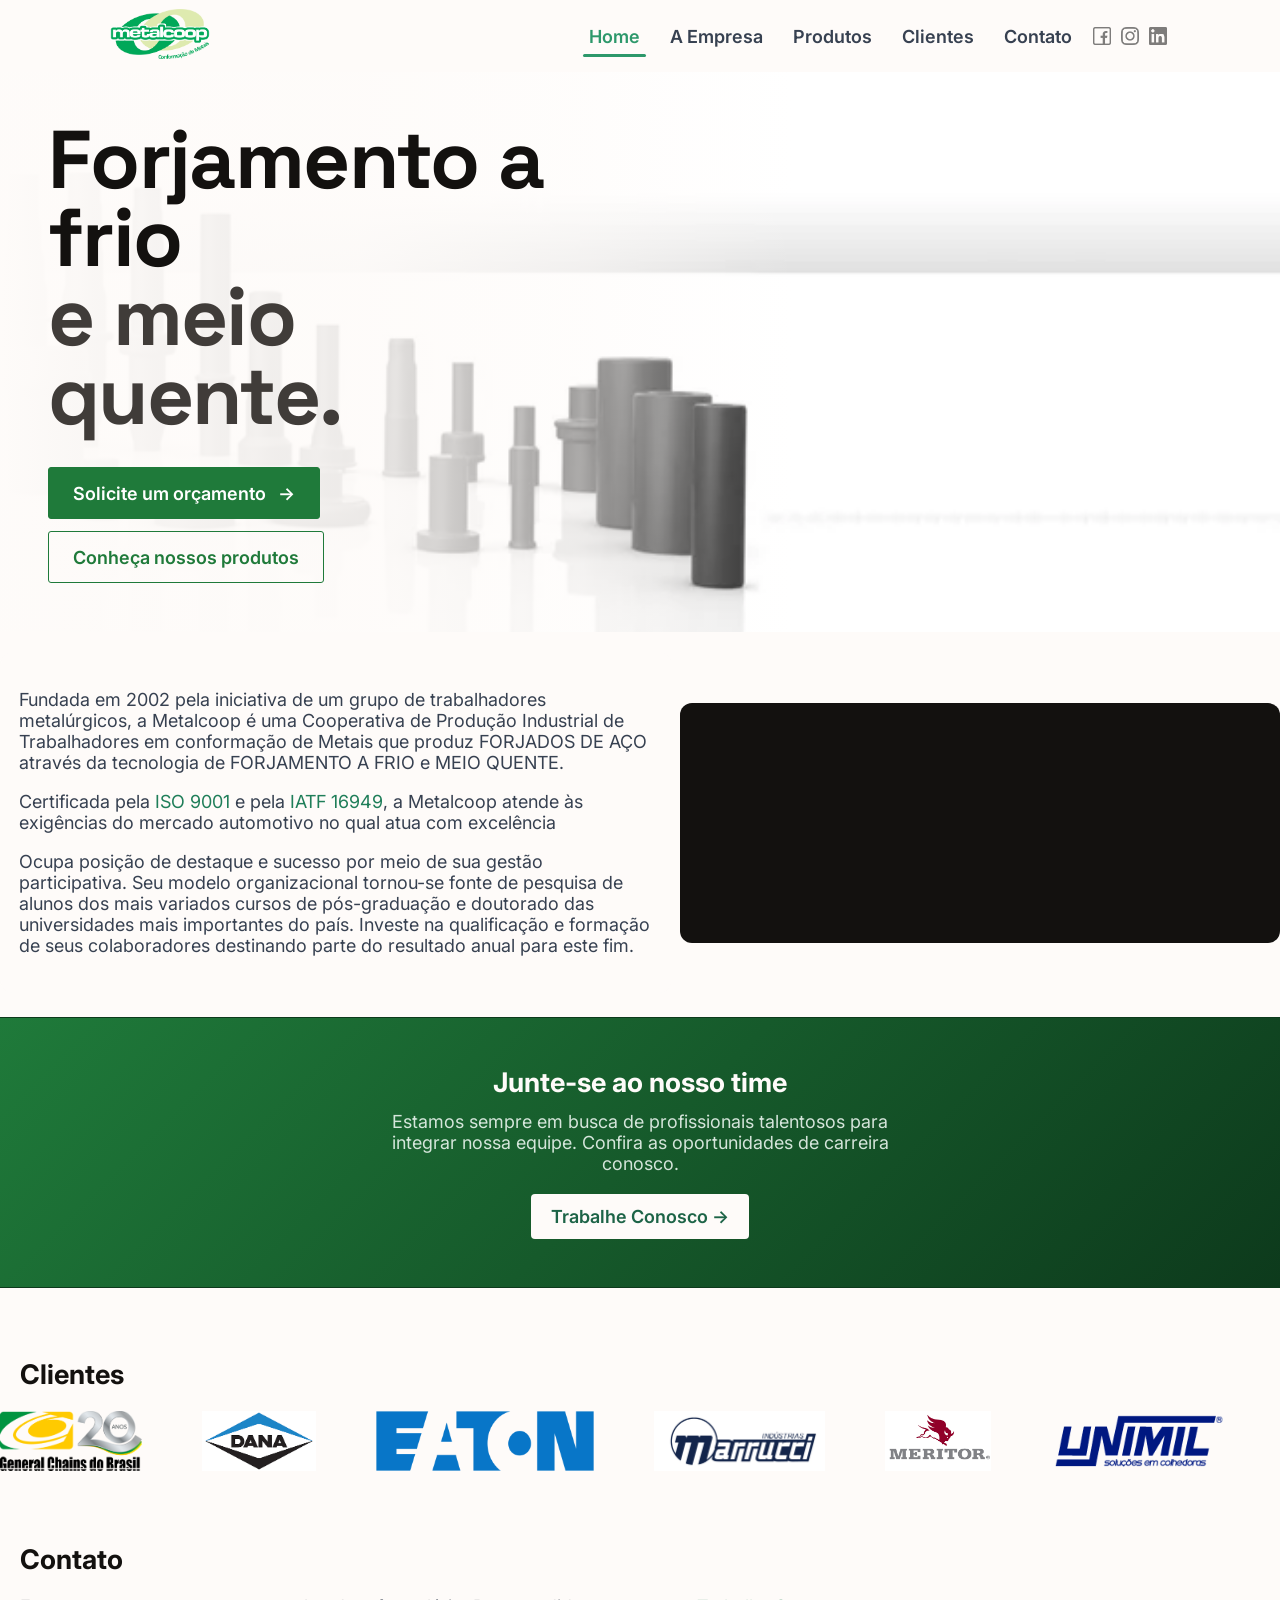
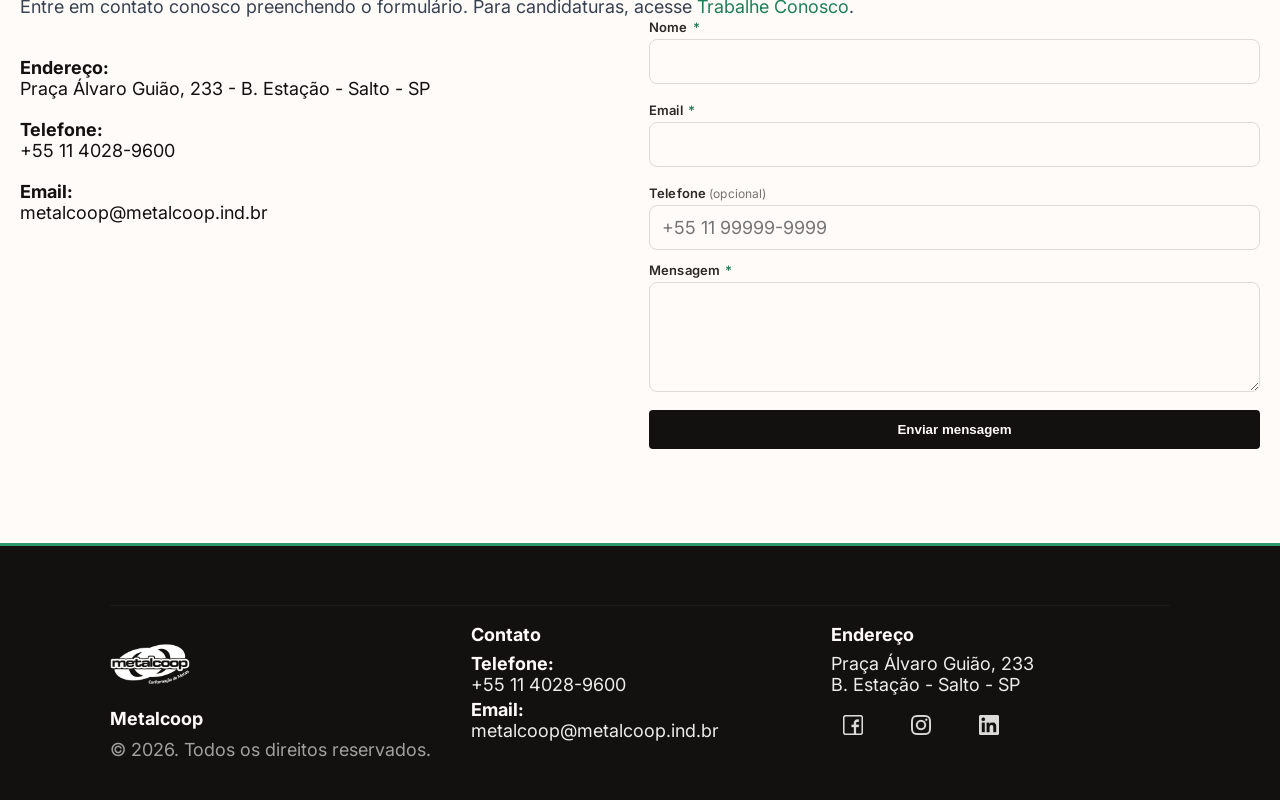
<file: index.html>
<!doctype html>
<html lang="pt-br">

<head>
	<meta charset="utf-8" />
	<meta name="viewport" content="width=device-width, initial-scale=1" />
	<title>Conformação de Metais | Metalcoop</title>

	<!-- Site meta -->
	<meta name="description"
		content="Certificada pela ISO 9001 e pela IATF 16949, a Metalcoop atende às exigências do mercado automotivo no qual atua com excelência. Produz FORJADOS DE AÇO através da tecnologia de FORJAMENTO A FRIO e MEIO QUENTE." />
	<meta name="keywords"
		content="forja, forjaria, conformação de metais, extrusão a frio, forjamento a frio, forjados a frio, peças tubulares, segmento de tubo, eixos forjados, peças forjadas, recozimento, fibragem e encruamento, acabamento de precisão, pinhões forjados, luveiras, buchas, pinos, rolos" />
	<meta name="author" content="Metalcoop" />
	<meta name="robots" content="index,follow" />

	<!-- Open Graph -->
	<meta property="og:type" content="website" />
	<meta property="og:site_name" content="Metalcoop" />
	<meta property="og:locale" content="pt_BR" />
	<meta property="og:title" content="Conformação de Metais | Metalcoop" />
	<meta property="og:description"
		content="Forjados de aço para a indústria automotiva. Forjamento a frio e meio quente, certificado IATF 16949 e ISO 9001. Salto/SP." />
	<meta property="og:url" content="https://metalcoop.ind.br/" />
	<meta property="og:image" content="https://metalcoop.ind.br/assets/fachada01.1024.jpg" />

	<!-- Twitter Card -->
	<meta name="twitter:card" content="summary_large_image" />
	<meta name="twitter:title" content="Conformação de Metais | Metalcoop" />
	<meta name="twitter:description"
		content="Forjados de aço para a indústria automotiva. IATF 16949 e ISO 9001. Salto/SP." />
	<meta name="twitter:image" content="https://metalcoop.ind.br/assets/fachada01.1024.jpg" />
	<link rel="icon" href="favicon.ico" sizes="any">
	<link rel="icon" type="image/png" href="favicon-32.png" sizes="32x32">
	<link rel="icon" type="image/png" href="favicon-192.png" sizes="192x192">
	<link rel="apple-touch-icon" href="favicon-180.png">

	<!-- Webfonts (ABC Monument Grotesk + Diatype + Diatype Mono) self-hosted
	     via @font-face in css/tokens.css. See /assets/fonts/README.md. -->
	<link rel="stylesheet" href="css/tokens.css">
	<link rel="stylesheet" href="css/styles.css">
	<link rel="stylesheet" href="css/forms.css">
</head>

<body>
<div data-include="header"></div>
<noscript>
  <header><nav class="container noscript-nav">
    <a href="index.html">Home</a> ·
    <a href="empresa.html">A Empresa</a> ·
    <a href="produtos.html">Produtos</a> ·
    <a href="clientes.html">Clientes</a> ·
    <a href="contato.html">Contato</a>
  </nav></header>
</noscript>
<main class="main-fullbleed">
		<section id="home" class="hero hero-banner" aria-labelledby="home-heading">
			<div class="hero-banner__stage">
				<div class="hero-banner__media" aria-label="Forjados Metalcoop">
					<picture class="hero-banner__slide is-active" data-index="1">
						<source type="image/webp" srcset="assets/banner/banner_1.768.webp 768w, assets/banner/banner_1.1280.webp 1280w, assets/banner/banner_1.1920.webp 1920w" sizes="100vw">
						<img src="assets/banner/banner_1.1920.jpg" srcset="assets/banner/banner_1.768.jpg 768w, assets/banner/banner_1.1280.jpg 1280w, assets/banner/banner_1.1920.jpg 1920w" sizes="100vw" width="1920" height="461" alt="Conjunto de peças forjadas Metalcoop — pinhões, luveiras e buchas" fetchpriority="high" decoding="async">
					</picture>
					<picture class="hero-banner__slide" data-index="2">
						<source type="image/webp" srcset="assets/banner/banner_2.768.webp 768w, assets/banner/banner_2.1280.webp 1280w, assets/banner/banner_2.1920.webp 1920w" sizes="100vw">
						<img src="assets/banner/banner_2.1920.jpg" srcset="assets/banner/banner_2.768.jpg 768w, assets/banner/banner_2.1280.jpg 1280w, assets/banner/banner_2.1920.jpg 1920w" sizes="100vw" width="1920" height="461" alt="Eixos e segmentos de tubo forjados a frio" loading="lazy" decoding="async">
					</picture>
					<picture class="hero-banner__slide" data-index="3">
						<source type="image/webp" srcset="assets/banner/banner_3.768.webp 768w, assets/banner/banner_3.1280.webp 1280w, assets/banner/banner_3.1920.webp 1920w" sizes="100vw">
						<img src="assets/banner/banner_3.1920.jpg" srcset="assets/banner/banner_3.768.jpg 768w, assets/banner/banner_3.1280.jpg 1280w, assets/banner/banner_3.1920.jpg 1920w" sizes="100vw" width="1920" height="461" alt="Peças forjadas para o setor automotivo" loading="lazy" decoding="async">
					</picture>
					<picture class="hero-banner__slide" data-index="4">
						<source type="image/webp" srcset="assets/banner/banner_4.768.webp 768w, assets/banner/banner_4.1280.webp 1280w, assets/banner/banner_4.1920.webp 1920w" sizes="100vw">
						<img src="assets/banner/banner_4.1920.jpg" srcset="assets/banner/banner_4.768.jpg 768w, assets/banner/banner_4.1280.jpg 1280w, assets/banner/banner_4.1920.jpg 1920w" sizes="100vw" width="1920" height="459" alt="Linha de pinos, rolos e luveiras Metalcoop" loading="lazy" decoding="async">
					</picture>
				</div>

				<div class="hero-banner__veil" aria-hidden="true"></div>

				<div class="hero-banner__overlay">
					<h1 id="home-heading" class="hero-banner__title">
						Forjamento a frio<br>
						<span class="hero-banner__title-soft">e meio quente.</span>
					</h1>
					<div class="hero-banner__cta">
						<a href="contato.html" class="hero-banner__btn hero-banner__btn--primary">
							Solicite um orçamento
							<span class="hero-banner__btn-arrow" aria-hidden="true">→</span>
						</a>
						<a href="produtos.html" class="hero-banner__btn hero-banner__btn--ghost">
							Conheça nossos produtos
						</a>
					</div>
				</div>

			</div>
			<div class="media-grid">
				<div class="text">
					<p class="text-muted">Fundada em 2002 pela iniciativa de um grupo de
						trabalhadores metalúrgicos, a Metalcoop é uma Cooperativa de Produção Industrial de
						Trabalhadores em conformação de Metais que produz FORJADOS DE AÇO através da tecnologia de
						FORJAMENTO A FRIO e MEIO QUENTE.</p>
					<p class="text-muted">Certificada pela <a
							href="https://www.iso.org/iso-9001-quality-management.html" target="_blank"
							rel="noopener noreferrer" class="link-brand">ISO 9001</a> e pela <a
							href="https://www.iatf16949.com/" target="_blank" rel="noopener noreferrer"
							class="link-brand">IATF 16949</a>, a Metalcoop atende às exigências do mercado
						automotivo no qual atua com excelência</p>
					<p class="text-muted">Ocupa posição de destaque e sucesso por meio de
						sua gestão participativa. Seu modelo organizacional tornou-se fonte de pesquisa de alunos dos
						mais variados cursos de pós-graduação e doutorado das universidades mais importantes do país.
						Investe na qualificação e formação de seus colaboradores destinando parte do resultado anual
						para este fim.</p>
				</div>
				<div class="video">
					<div class="video-frame">
						<iframe title="vimeo-player" src="https://player.vimeo.com/video/61797094?h=67a28da261"
							referrerpolicy="strict-origin-when-cross-origin"
							allow="autoplay; fullscreen; picture-in-picture; clipboard-write; encrypted-media; web-share"
							allowfullscreen>
						</iframe>
					</div>
				</div>
			</div>
		</section>

		<section id="jobs" class="jobs">
			<h2>Junte-se ao nosso time</h2>
			<p>Estamos sempre em busca de profissionais talentosos para integrar nossa equipe. Confira as oportunidades de carreira conosco.</p>
			<a href="contato.html#trabalhe-conosco" class="btn-jobs">Trabalhe Conosco →</a>
		</section>

		<section id="clientes" class="home-section">
			<h2>Clientes</h2>
			<div class="clients-marquee" aria-label="Logotipos de clientes" role="region">
				<div class="marquee-track clients-track" aria-hidden="false">
					<div class="marquee-group clients-track-inner" role="list">
						<div class="clients-item" role="listitem"><img src="assets/Clientes/logo_chains.png"
								alt="Cliente 1"></div>
						<div class="clients-item" role="listitem"><img src="assets/Clientes/logo_dana.png"
								alt="Cliente 2"></div>
						<div class="clients-item" role="listitem"><img src="assets/Clientes/logo_eaton.png"
								alt="Cliente 3" width="100" height="60"></div>
						<div class="clients-item" role="listitem"><img src="assets/Clientes/logo_marruci.png"
								alt="Cliente 4"></div>
						<div class="clients-item" role="listitem"><img src="assets/Clientes/logo_meritor.png"
								alt="Cliente 5"></div>
						<div class="clients-item" role="listitem"><img src="assets/Clientes/logo_unimil.png"
								alt="Cliente 6"></div>
						<div class="clients-item" role="listitem"><img src="assets/Clientes/logo_zf.png"
								alt="Cliente 7"></div>
					</div>
				</div>
			</div>
		</section>

		<section id="contato" class="home-section">
			<h2>Contato</h2>
			<p class="text-muted">Entre em contato conosco preenchendo o formulário. Para candidaturas, acesse <a href="contato.html#trabalhe-conosco" class="link-accent">Trabalhe Conosco</a>.</p>
			<div class="home-contato-grid">
				<div class="home-contato-col">
					<p><strong>Endereço:</strong><br>Praça Álvaro Guião, 233 - B. Estação - Salto - SP</p>
					<p><strong>Telefone:</strong><br><a href="tel:+551140289600">+55 11 4028-9600</a></p>
					<p><strong>Email:</strong><br><a href="mailto:metalcoop@metalcoop.ind.br">metalcoop@metalcoop.ind.br</a></p>
				</div>
				<!--
					[TODO Metalcoop] Formulário desativado em produção.
					Substitua REPLACE_ME_CONTACT_ID pelo ID real do Formspree
					(ou troque "action" por outro endpoint) para reativar o envio.
					Enquanto o placeholder existir, o JS exibirá uma mensagem de erro
					ao usuário e nenhum lead será recebido.
				-->
				<form
					id="home-contact-form"
					class="contact-form home-contato-form js-formspree"
					action="https://formspree.io/f/REPLACE_ME_CONTACT_ID"
					method="POST"
					novalidate
					aria-describedby="home-contact-status"
				>
					<input type="hidden" name="_subject" value="Novo contato — site Metalcoop (homepage)" />
					<input type="text" name="_gotcha" tabindex="-1" autocomplete="off" class="sr-only" aria-hidden="true" />

					<div class="field">
						<label for="home-name">Nome <span class="req" aria-hidden="true">*</span></label>
						<input
							id="home-name"
							name="name"
							type="text"
							autocomplete="name"
							required
							maxlength="120"
							aria-required="true"
							aria-describedby="home-name-error"

						/>
						<p class="field-error" id="home-name-error" aria-live="polite"></p>
					</div>

					<div class="field">
						<label for="home-email">Email <span class="req" aria-hidden="true">*</span></label>
						<input
							id="home-email"
							name="email"
							type="email"
							autocomplete="email"
							required
							maxlength="160"
							inputmode="email"
							aria-required="true"
							aria-describedby="home-email-error"

						/>
						<p class="field-error" id="home-email-error" aria-live="polite"></p>
					</div>

					<div class="field">
						<label for="home-phone">Telefone <span class="field-hint">(opcional)</span></label>
						<input
							id="home-phone"
							name="phone"
							type="tel"
							autocomplete="tel"
							inputmode="tel"
							maxlength="32"
							placeholder="+55 11 99999-9999"

						/>
					</div>

					<div class="field">
						<label for="home-message">Mensagem <span class="req" aria-hidden="true">*</span></label>
						<textarea
							id="home-message"
							name="message"
							rows="4"
							required
							maxlength="3000"
							aria-required="true"
							aria-describedby="home-message-error"

						></textarea>
						<p class="field-error" id="home-message-error" aria-live="polite"></p>
					</div>

					<button type="submit" class="btn-primary">
						<span class="btn-label">Enviar mensagem</span>
					</button>

					<div
						id="home-contact-status"
						class="form-status"
						data-state="idle"
						role="status"
						aria-live="polite"
					></div>
				</form>
			</div>
		</section>
	</main>
<div data-include="footer"></div>
<noscript>
  <footer><div class="container noscript-footer">
    Metalcoop · <a href="mailto:metalcoop@metalcoop.ind.br">metalcoop@metalcoop.ind.br</a> ·
    Praça Álvaro Guião, 233 — Salto/SP · +55 11 4028-9600
  </div></footer>
</noscript>
<button type="button" class="to-top" aria-label="Voltar ao topo" title="Voltar ao topo">↑</button>
	<!--JavaScript-->
	<script>

		// back to top
		const toTop = document.querySelector('.to-top');
		toTop.addEventListener('click', () => window.scrollTo({ top: 0, behavior: 'smooth' }));

		// show/hide to-top
		window.addEventListener('scroll', () => {
			if (window.scrollY > 300) toTop.style.display = 'flex'; else toTop.style.display = 'none';
		});
		// initial hide
		toTop.style.display = 'none';

		// Marquee: duplica conteúdo para rolagem contínua e ajusta duração
		(function () {
			const marquee = document.querySelector('.clients-marquee');
			const track = marquee && marquee.querySelector('.marquee-track');
			const group = track && track.querySelector('.marquee-group');
			if (!marquee || !track || !group) return;

			// wait for group images to load to measure correctly
			const imgs = Array.from(group.querySelectorAll('img'));
			const loads = imgs.map(img => img.complete ? Promise.resolve() : new Promise(res => img.addEventListener('load', res, { once: true })));
			Promise.all(loads).then(() => {
				// clone group to create seamless loop
				const clone = group.cloneNode(true);
				clone.setAttribute('aria-hidden', 'true');
				track.appendChild(clone);

				// compute width of one group and set CSS var + duration
				const groupWidth = Math.max(1, group.getBoundingClientRect().width);
				track.style.setProperty('--marquee-distance', groupWidth + 'px');
				const speed = 60; // pixels per second, lower = slower
				const duration = Math.max(8, Math.round((groupWidth / speed) * 100) / 100);
				track.style.animationDuration = duration + 's';
				// reveal smoothly
				marquee.classList.add('ready');

				// pause/resume on interactions
				track.addEventListener('mouseenter', () => track.style.animationPlayState = 'paused');
				track.addEventListener('mouseleave', () => track.style.animationPlayState = 'running');
				track.addEventListener('focusin', () => track.style.animationPlayState = 'paused');
				track.addEventListener('focusout', () => track.style.animationPlayState = 'running');

				// recompute on resize
				let resizeTimer;
				window.addEventListener('resize', () => {
					clearTimeout(resizeTimer);
					resizeTimer = setTimeout(() => {
						// remove existing clone(s)
						const clones = track.querySelectorAll('.marquee-group');
						if (clones.length > 1) track.removeChild(clones[1]);
						const newWidth = Math.max(1, group.getBoundingClientRect().width);
						track.style.setProperty('--marquee-distance', newWidth + 'px');
						const newDuration = Math.max(8, Math.round((newWidth / speed) * 100) / 100);
						track.style.animationDuration = newDuration + 's';
						const newClone = group.cloneNode(true);
						newClone.setAttribute('aria-hidden', 'true');
						track.appendChild(newClone);
					}, 180);
				});
			});
		})();

		// Hero banner: photos auto-advance on a slow, patient cadence.
		// Paused on hover/focus and when prefers-reduced-motion is set.
		(function () {
			const stage = document.querySelector('.hero-banner__stage');
			if (!stage) return;
			const slides = Array.from(stage.querySelectorAll('.hero-banner__slide'));
			const ticks = Array.from(stage.querySelectorAll('.hero-banner__tick'));
			const counterNow = stage.querySelector('.hero-banner__counter-now');
			const eyebrowNum = stage.querySelector('.hero-banner__eyebrow-num');
			const prefersReduce = window.matchMedia && window.matchMedia('(prefers-reduced-motion: reduce)').matches;
			const INTERVAL = 6000;
			let current = 0;
			let timer = null;

			const pad = (n) => String(n + 1).padStart(2, '0');

			function goTo(n) {
				const next = (n + slides.length) % slides.length;
				if (next === current) return;
				slides[current].classList.remove('is-active');
				ticks[current] && ticks[current].classList.remove('is-active');
				slides[next].classList.add('is-active');
				ticks[next] && ticks[next].classList.add('is-active');
				current = next;
				if (counterNow) counterNow.textContent = pad(current);
				if (eyebrowNum) eyebrowNum.textContent = pad(current);
			}

			function start() {
				if (prefersReduce || timer) return;
				timer = setInterval(() => goTo(current + 1), INTERVAL);
			}
			function stop() {
				if (timer) { clearInterval(timer); timer = null; }
			}

			stage.addEventListener('mouseenter', stop);
			stage.addEventListener('mouseleave', start);
			stage.addEventListener('focusin', stop);
			stage.addEventListener('focusout', start);

			start();
		})();
	</script>
	<script>
		// ===== Formspree AJAX submission for the homepage contact form =====
		(function () {
			const FIELD_MESSAGES_PT = {
				valueMissing: 'Campo obrigatório.',
				typeMismatch: { email: 'Informe um email válido (ex.: nome@empresa.com).' },
				tooShort: 'Texto curto demais.',
				tooLong: 'Texto longo demais.',
				patternMismatch: 'Formato inválido.',
				generic: 'Verifique este campo.'
			};

			function messageFor(input) {
				const v = input.validity;
				if (v.valid) return '';
				if (v.valueMissing) return FIELD_MESSAGES_PT.valueMissing;
				if (v.typeMismatch && FIELD_MESSAGES_PT.typeMismatch[input.type]) {
					return FIELD_MESSAGES_PT.typeMismatch[input.type];
				}
				if (v.tooShort) return FIELD_MESSAGES_PT.tooShort;
				if (v.tooLong) return FIELD_MESSAGES_PT.tooLong;
				if (v.patternMismatch) return FIELD_MESSAGES_PT.patternMismatch;
				return FIELD_MESSAGES_PT.generic;
			}

			function setFieldError(input, message) {
				const id = input.getAttribute('aria-describedby');
				if (!id) return;
				const ids = id.split(/\s+/);
				for (const i of ids) {
					const el = document.getElementById(i);
					if (el && el.classList.contains('field-error')) {
						el.textContent = message || '';
						return;
					}
				}
			}

			function validateForm(form) {
				const fields = form.querySelectorAll('input[name], textarea[name]');
				let firstInvalid = null;
				for (const f of fields) {
					if (f.type === 'hidden' || f.name === '_gotcha') continue;
					const msg = messageFor(f);
					setFieldError(f, msg);
					if (msg && !firstInvalid) firstInvalid = f;
				}
				return firstInvalid;
			}

			function setStatus(form, state, message) {
				const id = form.getAttribute('aria-describedby');
				const el = id ? document.getElementById(id) : null;
				if (!el) return;
				el.setAttribute('data-state', state);
				el.textContent = message || '';
			}

			function setSubmitting(form, sending) {
				const btn = form.querySelector('button[type="submit"]');
				if (!btn) return;
				const label = btn.querySelector('.btn-label') || btn;
				if (sending) {
					btn.disabled = true;
					btn.dataset._origText = label.textContent;
					label.textContent = 'Enviando…';
				} else {
					btn.disabled = false;
					if (btn.dataset._origText !== undefined) {
						label.textContent = btn.dataset._origText;
						delete btn.dataset._origText;
					}
				}
			}

			function isPlaceholderEndpoint(action) {
				return /REPLACE_ME/i.test(action || '');
			}

			function attach(form) {
				form.addEventListener('input', function (e) {
					const t = e.target;
					if (!t.matches('input[name], textarea[name]')) return;
					if (t.checkValidity()) setFieldError(t, '');
				});

				form.addEventListener('submit', async function (e) {
					e.preventDefault();
					const firstInvalid = validateForm(form);
					if (firstInvalid) {
						try { firstInvalid.focus({ preventScroll: false }); } catch (_) {}
						setStatus(form, 'error', 'Corrija os campos destacados e tente novamente.');
						return;
					}

					if (isPlaceholderEndpoint(form.action)) {
						setStatus(
							form,
							'error',
							'Formulário ainda não configurado. Substitua o ID Formspree em "action" para ativar o envio.'
						);
						return;
					}

					setSubmitting(form, true);
					setStatus(form, 'pending', 'Enviando sua mensagem…');

					try {
						const data = new FormData(form);
						const resp = await fetch(form.action, {
							method: 'POST',
							body: data,
							headers: { Accept: 'application/json' }
						});

						if (resp.ok) {
							setStatus(form, 'success', 'Mensagem enviada. Entraremos em contato em breve.');
							form.reset();
						} else {
							let detail = '';
							try {
								const json = await resp.json();
								if (json && json.errors && json.errors.length) {
									detail = json.errors
										.map(er => er.message || '')
										.filter(Boolean)
										.join(' ');
								}
							} catch (_) {}
							setStatus(
								form,
								'error',
								detail
									? 'Não foi possível enviar: ' + detail
									: 'Não foi possível enviar agora. Tente novamente em alguns minutos ou escreva para metalcoop@metalcoop.ind.br.'
							);
						}
					} catch (_) {
						setStatus(form, 'error', 'Falha de conexão. Verifique sua internet e tente novamente.');
					} finally {
						setSubmitting(form, false);
					}
				});
			}

			document.querySelectorAll('form.js-formspree').forEach(attach);
		})();
	</script>
	<script src="js/partials.js"></script>
    <script src="js/site.js"></script>
</body>

</html>
</file>
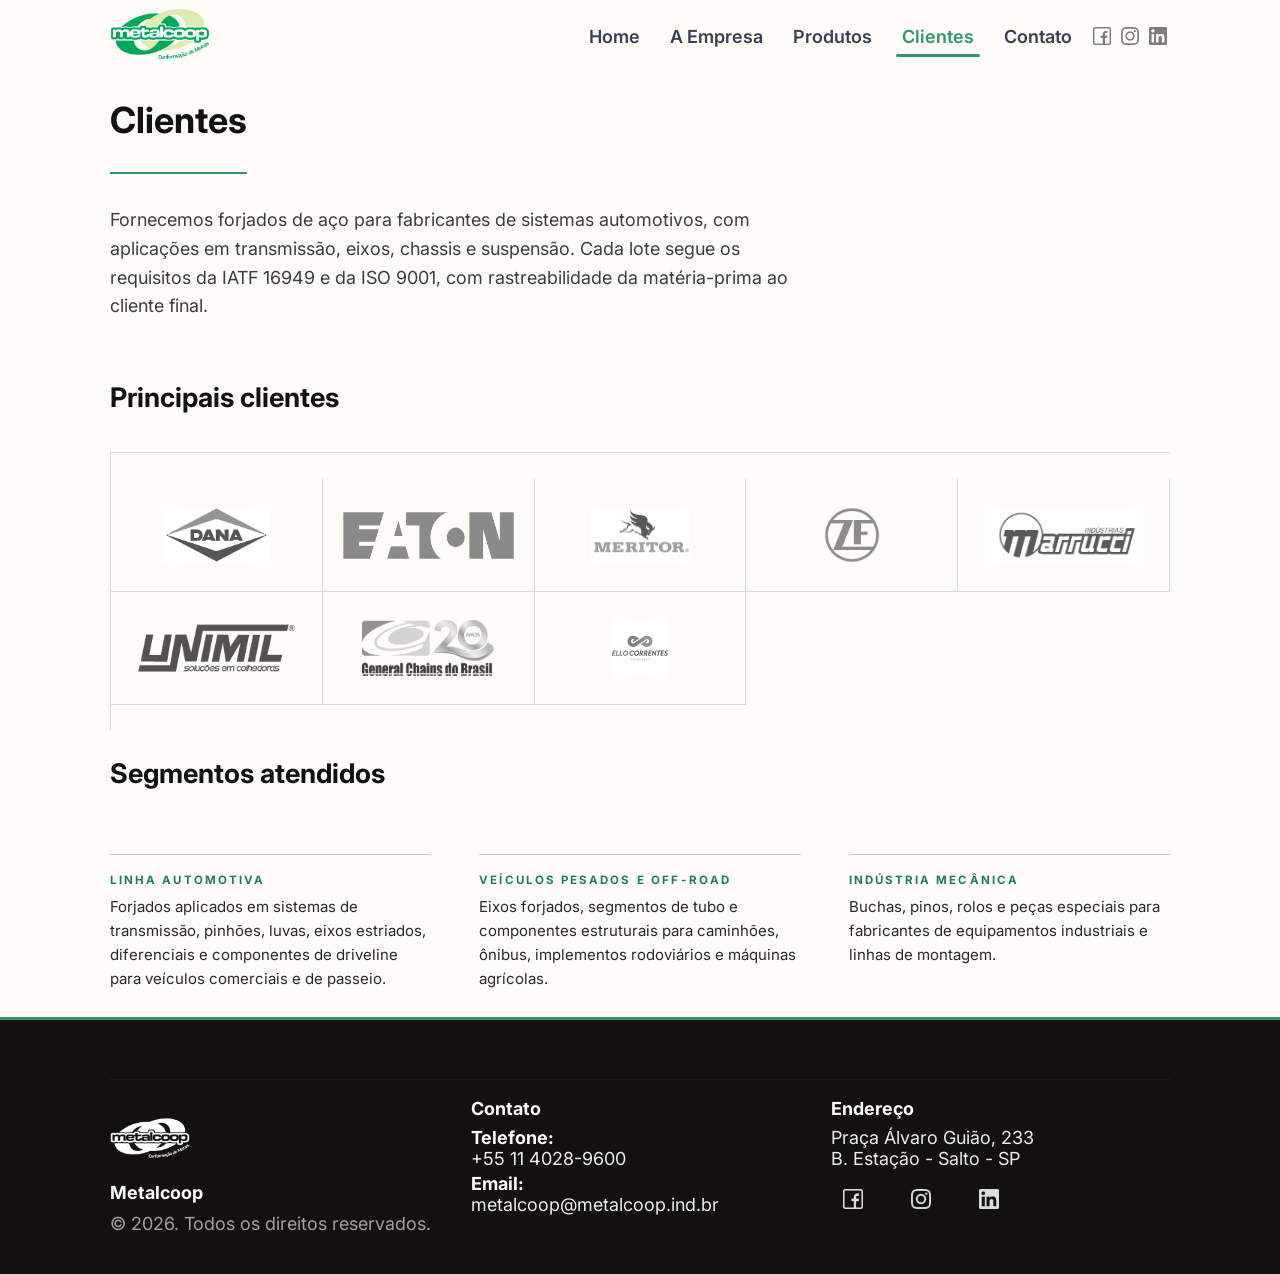
<file: clientes.html>
<!doctype html>
<html lang="pt-br">
  <head>
    <meta charset="utf-8" />
    <meta name="viewport" content="width=device-width, initial-scale=1" />
    <title>Clientes | Metalcoop</title>
    <!-- Webfonts (ABC Monument Grotesk + Diatype + Diatype Mono) self-hosted
         via @font-face in css/tokens.css. See /assets/fonts/README.md. -->
    <link rel="stylesheet" href="css/tokens.css">
    <link rel="stylesheet" href="css/styles.css">

    <!-- Site meta -->
    <meta name="description" content="Clientes Metalcoop: Tier-1 automotivos (Dana, Eaton, Meritor, ZF) e fabricantes brasileiros de driveline, transmissão, eixos e componentes estruturais. Forjados rastreados conforme IATF 16949 e ISO 9001." />
    <meta name="keywords" content="metalcoop clientes, fornecedor automotivo, tier 1, driveline, transmissão, eixos forjados, IATF 16949, Dana, Eaton, Meritor, ZF" />
    <meta name="author" content="Metalcoop" />
    <meta name="robots" content="index,follow" />

    <!-- Open Graph -->
    <meta property="og:type" content="website" />
    <meta property="og:site_name" content="Metalcoop" />
    <meta property="og:locale" content="pt_BR" />
    <meta property="og:title" content="Clientes | Metalcoop" />
    <meta property="og:description" content="Tier-1 automotivos e fabricantes brasileiros que recebem forjados rastreados da Metalcoop. IATF 16949 e ISO 9001." />
    <meta property="og:url" content="https://metalcoop.ind.br/clientes.html" />
    <meta property="og:image" content="https://metalcoop.ind.br/assets/fachada01.1024.jpg" />

    <!-- Twitter Card -->
    <meta name="twitter:card" content="summary_large_image" />
    <meta name="twitter:title" content="Clientes | Metalcoop" />
    <meta name="twitter:description" content="Tier-1 automotivos atendidos pela Metalcoop. IATF 16949 e ISO 9001." />
    <meta name="twitter:image" content="https://metalcoop.ind.br/assets/fachada01.1024.jpg" />
    <link rel="icon" href="favicon.ico" sizes="any">
    <link rel="icon" type="image/png" href="favicon-32.png" sizes="32x32">
    <link rel="icon" type="image/png" href="favicon-192.png" sizes="192x192">
    <link rel="apple-touch-icon" href="favicon-180.png">
</head>
  <body>
<div data-include="header"></div>
<noscript>
  <header><nav class="container noscript-nav">
    <a href="index.html">Home</a> ·
    <a href="empresa.html">A Empresa</a> ·
    <a href="produtos.html">Produtos</a> ·
    <a href="clientes.html">Clientes</a> ·
    <a href="contato.html">Contato</a>
  </nav></header>
</noscript>
<main class="container">

      <h1 class="heading--accent">Clientes</h1>

      <p class="clients-lede">Fornecemos forjados de aço para fabricantes de sistemas automotivos, com aplicações em transmissão, eixos, chassis e suspensão. Cada lote segue os requisitos da IATF 16949 e da ISO 9001, com rastreabilidade da matéria-prima ao cliente final.</p>

      <h2>Principais clientes</h2>
      <ul class="clients-list" id="clientsList" aria-label="Logotipos dos principais clientes Metalcoop"></ul>
      <noscript>
        <ul class="clients-list" aria-label="Logotipos dos principais clientes Metalcoop">
          <li><img src="assets/Clientes/logo_dana.png" alt="Dana" loading="lazy" decoding="async"></li>
          <li><img src="assets/Clientes/logo_eaton.png" alt="Eaton" loading="lazy" decoding="async"></li>
          <li><img src="assets/Clientes/logo_meritor.png" alt="Meritor" loading="lazy" decoding="async"></li>
          <li><img src="assets/Clientes/logo_zf.png" alt="ZF" loading="lazy" decoding="async"></li>
          <li><img src="assets/Clientes/logo_marruci.png" alt="Marruci" loading="lazy" decoding="async"></li>
          <li><img src="assets/Clientes/logo_unimil.png" alt="Unimil" loading="lazy" decoding="async"></li>
          <li><img src="assets/Clientes/logo_chains.png" alt="Chains" loading="lazy" decoding="async"></li>
          <li><img src="assets/Clientes/logo_ello.png" alt="Ello" loading="lazy" decoding="async"></li>
        </ul>
      </noscript>

      <h2>Segmentos atendidos</h2>
      <dl class="segments">
        <div>
          <dt>Linha automotiva</dt>
          <dd>Forjados aplicados em sistemas de transmissão, pinhões, luvas, eixos estriados, diferenciais e componentes de driveline para veículos comerciais e de passeio.</dd>
        </div>
        <div>
          <dt>Veículos pesados e off-road</dt>
          <dd>Eixos forjados, segmentos de tubo e componentes estruturais para caminhões, ônibus, implementos rodoviários e máquinas agrícolas.</dd>
        </div>
        <div>
          <dt>Indústria mecânica</dt>
          <dd>Buchas, pinos, rolos e peças especiais para fabricantes de equipamentos industriais e linhas de montagem.</dd>
        </div>
      </dl>
    </main>
<div data-include="footer"></div>
<noscript>
  <footer><div class="container noscript-footer">
    Metalcoop · <a href="mailto:metalcoop@metalcoop.ind.br">metalcoop@metalcoop.ind.br</a> ·
    Praça Álvaro Guião, 233 — Salto/SP · +55 11 4028-9600
  </div></footer>
</noscript>
<script src="js/partials.js"></script>
    <script src="js/site.js"></script>
    <script>
      // ============================================================
      //  Lista de clientes
      // ============================================================
      //  Para adicionar um cliente novo:
      //    1. Coloque o arquivo do logo em "assets/Clientes/".
      //    2. Adicione uma linha abaixo no formato:
      //         { name: 'Nome', logo: 'arquivo.png' }
      //       Opcional: url: 'https://site-do-cliente.com'
      //       (se informado, o logo vira link clicável).
      //    3. Salve o arquivo. Pronto.
      //  A ordem da lista é a ordem que aparece na página.
      // ============================================================
      const clients = [
        { name: 'Dana',    logo: 'logo_dana.png' },
        { name: 'Eaton',   logo: 'logo_eaton.png' },
        { name: 'Meritor', logo: 'logo_meritor.png' },
        { name: 'ZF',      logo: 'logo_zf.png' },
        { name: 'Marruci', logo: 'logo_marruci.png' },
        { name: 'Unimil',  logo: 'logo_unimil.png' },
        { name: 'Chains',  logo: 'logo_chains.png' },
        { name: 'Ello',    logo: 'logo_ello.png' },
        // { name: 'Novo Cliente', logo: 'logo_novocliente.png', url: 'https://...' },
      ];

      (function renderClients() {
        const list = document.getElementById('clientsList');
        if (!list) return;
        const frag = document.createDocumentFragment();
        for (const c of clients) {
          if (!c || !c.logo) continue;
          const li = document.createElement('li');
          const img = document.createElement('img');
          img.src = 'assets/Clientes/' + c.logo;
          img.alt = c.name || '';
          img.loading = 'lazy';
          img.decoding = 'async';
          if (c.url) {
            const a = document.createElement('a');
            a.href = c.url;
            a.target = '_blank';
            a.rel = 'noopener noreferrer';
            a.setAttribute('aria-label', c.name || c.logo);
            a.appendChild(img);
            li.appendChild(a);
          } else {
            li.appendChild(img);
          }
          frag.appendChild(li);
        }
        list.appendChild(frag);
      })();
    </script>
  </body>
</html>
</file>
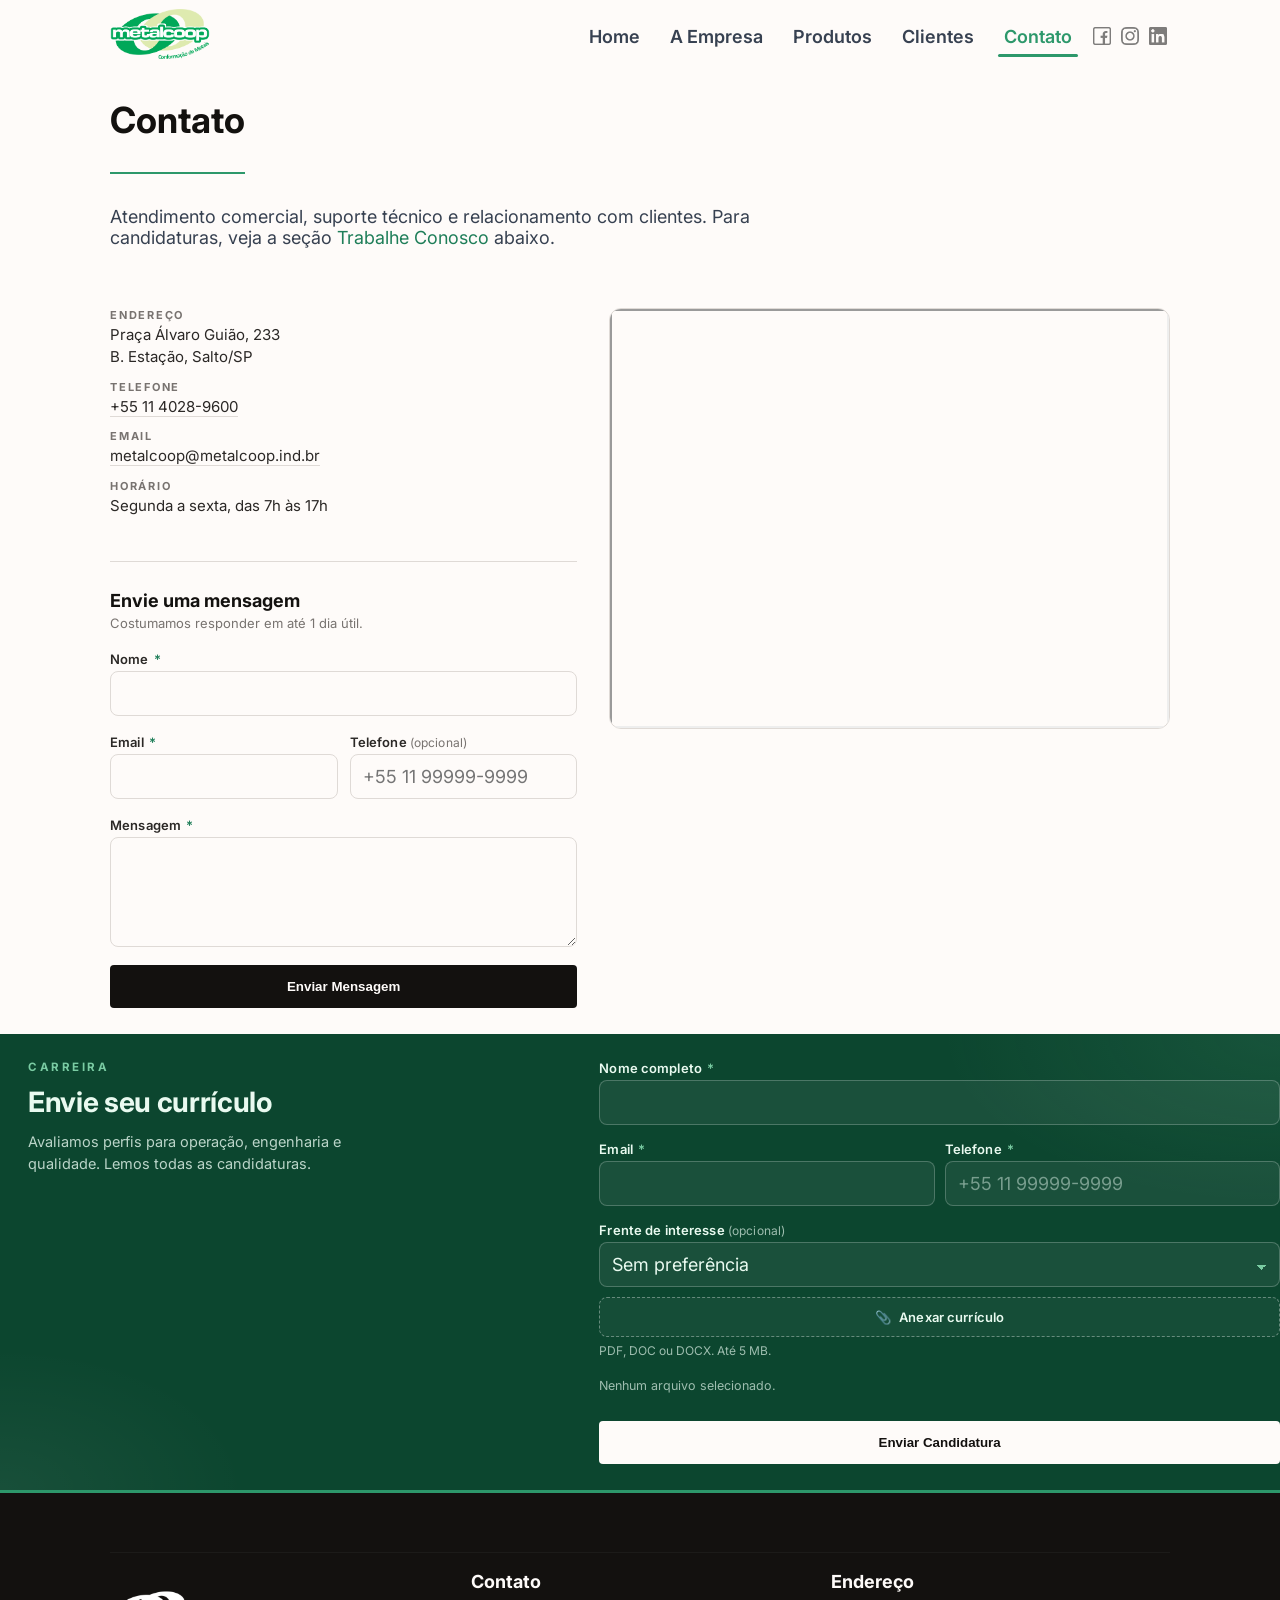
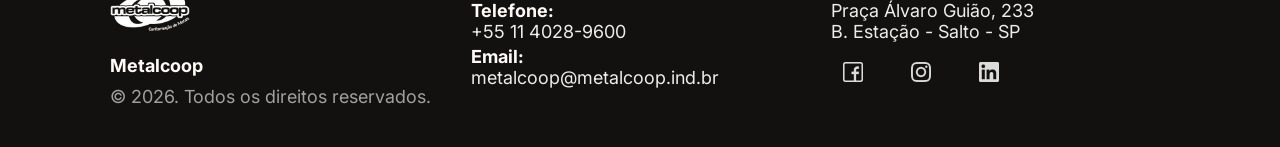
<file: contato.html>
<!doctype html>
<html lang="pt-br">
  <head>
    <meta charset="utf-8" />
    <meta name="viewport" content="width=device-width, initial-scale=1" />
    <title>Contato | Metalcoop</title>
    <!-- Webfonts (ABC Monument Grotesk + Diatype + Diatype Mono) self-hosted
         via @font-face in css/tokens.css. See /assets/fonts/README.md. -->
    <link rel="stylesheet" href="css/tokens.css">
    <link rel="stylesheet" href="css/styles.css">
    <link rel="stylesheet" href="css/forms.css">

    <!-- Site meta -->
    <meta name="description" content="Contato Metalcoop: atendimento comercial, suporte técnico e Trabalhe Conosco. Praça Álvaro Guião, 233, Salto/SP. +55 11 4028-9600." />
    <meta name="keywords" content="metalcoop contato, RFQ forjados, Salto SP, telefone Metalcoop, trabalhe conosco cooperativa, fornecedor automotivo IATF 16949" />
    <meta name="author" content="Metalcoop" />
    <meta name="robots" content="index,follow" />

    <!-- Open Graph -->
    <meta property="og:type" content="website" />
    <meta property="og:site_name" content="Metalcoop" />
    <meta property="og:locale" content="pt_BR" />
    <meta property="og:title" content="Contato | Metalcoop" />
    <meta property="og:description" content="Atendimento comercial, suporte técnico e candidaturas. Salto/SP, +55 11 4028-9600, metalcoop@metalcoop.ind.br." />
    <meta property="og:url" content="https://metalcoop.ind.br/contato.html" />
    <meta property="og:image" content="https://metalcoop.ind.br/assets/fachada01.1024.jpg" />

    <!-- Twitter Card -->
    <meta name="twitter:card" content="summary_large_image" />
    <meta name="twitter:title" content="Contato | Metalcoop" />
    <meta name="twitter:description" content="Atendimento comercial e Trabalhe Conosco. Salto/SP, +55 11 4028-9600." />
    <meta name="twitter:image" content="https://metalcoop.ind.br/assets/fachada01.1024.jpg" />
    <link rel="icon" href="favicon.ico" sizes="any">
    <link rel="icon" type="image/png" href="favicon-32.png" sizes="32x32">
    <link rel="icon" type="image/png" href="favicon-192.png" sizes="192x192">
    <link rel="apple-touch-icon" href="favicon-180.png">
</head>
  <body>
<div data-include="header"></div>
<noscript>
  <header><nav class="container noscript-nav">
    <a href="index.html">Home</a> ·
    <a href="empresa.html">A Empresa</a> ·
    <a href="produtos.html">Produtos</a> ·
    <a href="clientes.html">Clientes</a> ·
    <a href="contato.html">Contato</a>
  </nav></header>
</noscript>
<main class="container">
      <h1 class="heading--accent">Contato</h1>
      <p class="contato-lede">Atendimento comercial, suporte técnico e relacionamento com clientes. Para candidaturas, veja a seção <a href="#trabalhe-conosco" class="link-accent">Trabalhe Conosco</a> abaixo.</p>

      <section class="contato" aria-labelledby="contato-info-heading">
        <h2 id="contato-info-heading" class="sr-only">Informações de contato</h2>

        <div class="contato-info">
          <dl>
            <div>
              <dt>Endereço</dt>
              <dd>Praça Álvaro Guião, 233<br>B. Estação, Salto/SP</dd>
            </div>
            <div>
              <dt>Telefone</dt>
              <dd><a href="tel:+551140289600">+55 11 4028-9600</a></dd>
            </div>
            <div>
              <dt>Email</dt>
              <dd><a href="mailto:metalcoop@metalcoop.ind.br">metalcoop@metalcoop.ind.br</a></dd>
            </div>
            <div>
              <dt>Horário</dt>
              <dd>Segunda a sexta, das 7h às 17h</dd>
            </div>
          </dl>

          <div class="contato-form-wrap">
            <h3 class="contato-form-title">Envie uma mensagem</h3>
            <p class="contato-form-hint">Costumamos responder em até 1 dia útil.</p>

            <!--
              [TODO Metalcoop] Formulário desativado em produção.
              Substitua REPLACE_ME_CONTACT_ID pelo ID real do Formspree
              (ou troque "action" por outro endpoint) para reativar o envio.
              Enquanto o placeholder existir, o JS exibirá uma mensagem de erro
              ao usuário e nenhum lead será recebido.
            -->
            <form
              id="contact-form"
              class="form js-formspree"
              action="https://formspree.io/f/REPLACE_ME_CONTACT_ID"
              method="POST"
              novalidate
              aria-describedby="contact-status"
            >
              <input type="hidden" name="_subject" value="Novo contato — site Metalcoop" />
              <input type="text" name="_gotcha" tabindex="-1" autocomplete="off" class="sr-only" aria-hidden="true" />

              <div class="field">
                <label for="contact-name">Nome <span class="req" aria-hidden="true">*</span></label>
                <input
                  id="contact-name"
                  name="name"
                  type="text"
                  autocomplete="name"
                  required
                  maxlength="120"
                  aria-required="true"
                  aria-describedby="contact-name-error"

                />
                <p class="field-error" id="contact-name-error" aria-live="polite"></p>
              </div>

              <div class="form-row">
                <div class="field">
                  <label for="contact-email">Email <span class="req" aria-hidden="true">*</span></label>
                  <input
                    id="contact-email"
                    name="email"
                    type="email"
                    autocomplete="email"
                    required
                    maxlength="160"
                    inputmode="email"
                    aria-required="true"
                    aria-describedby="contact-email-error"

                  />
                  <p class="field-error" id="contact-email-error" aria-live="polite"></p>
                </div>

                <div class="field">
                  <label for="contact-phone">Telefone <span class="field-hint">(opcional)</span></label>
                  <input
                    id="contact-phone"
                    name="phone"
                    type="tel"
                    autocomplete="tel"
                    inputmode="tel"
                    maxlength="32"
                    placeholder="+55 11 99999-9999"

                  />
                </div>
              </div>

              <div class="field">
                <label for="contact-message">Mensagem <span class="req" aria-hidden="true">*</span></label>
                <textarea
                  id="contact-message"
                  name="message"
                  rows="4"
                  required
                  maxlength="3000"
                  aria-required="true"
                  aria-describedby="contact-message-error"

                ></textarea>
                <p class="field-error" id="contact-message-error" aria-live="polite"></p>
              </div>

              <button type="submit" class="btn-primary btn-block">Enviar Mensagem</button>

              <div
                id="contact-status"
                class="form-status"
                data-state="idle"
                role="status"
                aria-live="polite"
              ></div>
            </form>
          </div>
        </div>

        <div class="contato-map">
          <iframe title="Mapa — sede Metalcoop em Salto/SP" src="https://www.google.com/maps/embed?pb=!1m18!1m12!1m3!1d3666.9028827761103!2d-47.29151532514632!3d-23.21020964878451!2m3!1f0!2f0!3f0!3m2!1i1024!2i768!4f13.1!3m3!1m2!1s0x94cf4e1dbb5931b5%3A0x5e10394a8e377474!2sMetalcoop%20-%20Conforma%C3%A7%C3%A3o%20de%20Metais%20e%20Forjamento%20a%20Frio!5e0!3m2!1spt-BR!2sbr!4v1773328762879!5m2!1spt-BR!2sbr" allowfullscreen="" loading="lazy" referrerpolicy="no-referrer-when-downgrade"></iframe>
        </div>
      </section>


      <section id="trabalhe-conosco" class="career" aria-labelledby="career-heading">
        <div class="career-grid">
          <div class="career-intro">
            <p class="career-eyebrow">Carreira</p>
            <h2 id="career-heading" class="career-opener">Envie seu currículo</h2>
            <p class="career-lede">Avaliamos perfis para operação, engenharia e qualidade. Lemos todas as candidaturas.</p>
          </div>

          <!--
            [TODO Metalcoop] Formulário desativado em produção.
            Substitua REPLACE_ME_CAREER_ID pelo ID real do Formspree
            (ou troque "action" por outro endpoint) para reativar o envio
            das candidaturas. Enquanto o placeholder existir, o JS exibirá
            uma mensagem de erro ao usuário e nenhuma candidatura será recebida.
          -->
          <form
            id="career-form"
            class="form js-formspree"
            action="https://formspree.io/f/REPLACE_ME_CAREER_ID"
            method="POST"
            enctype="multipart/form-data"
            novalidate
            aria-describedby="career-status"
          >
            <input type="hidden" name="_subject" value="Trabalhe Conosco — candidatura via site" />
            <input type="text" name="_gotcha" tabindex="-1" autocomplete="off" class="sr-only" aria-hidden="true" />

            <div class="field">
              <label for="career-name">Nome completo <span class="req" aria-hidden="true">*</span></label>
              <input
                id="career-name"
                name="name"
                type="text"
                autocomplete="name"
                required
                maxlength="120"
                aria-required="true"
                aria-describedby="career-name-error"

              />
              <p class="field-error" id="career-name-error" aria-live="polite"></p>
            </div>

            <div class="form-row">
              <div class="field">
                <label for="career-email">Email <span class="req" aria-hidden="true">*</span></label>
                <input
                  id="career-email"
                  name="email"
                  type="email"
                  autocomplete="email"
                  required
                  maxlength="160"
                  inputmode="email"
                  aria-required="true"
                  aria-describedby="career-email-error"

                />
                <p class="field-error" id="career-email-error" aria-live="polite"></p>
              </div>

              <div class="field">
                <label for="career-phone">Telefone <span class="req" aria-hidden="true">*</span></label>
                <input
                  id="career-phone"
                  name="phone"
                  type="tel"
                  autocomplete="tel"
                  inputmode="tel"
                  required
                  maxlength="32"
                  placeholder="+55 11 99999-9999"
                  aria-required="true"
                  aria-describedby="career-phone-error"

                />
                <p class="field-error" id="career-phone-error" aria-live="polite"></p>
              </div>
            </div>

            <div class="field">
              <label for="career-area-select">Frente de interesse <span class="field-hint">(opcional)</span></label>
              <select id="career-area-select" name="area">
                <option value="">Sem preferência</option>
                <option value="forja-operacao">Forja &amp; operação</option>
                <option value="engenharia-processos">Engenharia &amp; processos</option>
                <option value="qualidade-laboratorio">Qualidade &amp; laboratório</option>
                <option value="outra">Outra</option>
              </select>
            </div>

            <div class="field file-field">
              <label class="sr-only" for="file-input">Anexar currículo</label>
              <input
                type="file"
                id="file-input"
                name="resume"
                accept=".pdf,.doc,.docx,application/pdf,application/msword,application/vnd.openxmlformats-officedocument.wordprocessingml.document"
                aria-describedby="file-hint career-file-error"
                required
                aria-required="true"
              />
              <label for="file-input" class="file-label" id="file-label">
                <span aria-hidden="true">📎</span>
                <span class="file-label-text">Anexar currículo</span>
              </label>
              <p class="field-hint" id="file-hint">PDF, DOC ou DOCX. Até 5 MB.</p>
              <p class="file-name" id="file-name" data-default="Nenhum arquivo selecionado.">Nenhum arquivo selecionado.</p>
              <p class="field-error" id="career-file-error" aria-live="polite"></p>
            </div>

            <button type="submit" class="btn-primary btn-block">Enviar Candidatura</button>

            <div
              id="career-status"
              class="form-status"
              data-state="idle"
              role="status"
              aria-live="polite"
            ></div>
          </form>
        </div>
      </section>
    </main>
<div data-include="footer"></div>
<noscript>
  <footer><div class="container noscript-footer">
    Metalcoop · <a href="mailto:metalcoop@metalcoop.ind.br">metalcoop@metalcoop.ind.br</a> ·
    Praça Álvaro Guião, 233 — Salto/SP · +55 11 4028-9600
  </div></footer>
</noscript>
<script src="js/partials.js"></script>
    <script src="js/site.js"></script>
    <script>
      (function () {
        var MAX_FILE_BYTES = 5 * 1024 * 1024; // 5 MB

        var FIELD_MESSAGES_PT = {
          valueMissing: 'Campo obrigatório.',
          typeMismatch: {
            email: 'Informe um email válido (ex.: nome@empresa.com).'
          },
          tooShort: 'Texto curto demais.',
          tooLong: 'Texto longo demais.',
          patternMismatch: 'Formato inválido.',
          generic: 'Verifique este campo.'
        };

        function messageFor(input) {
          var v = input.validity;
          if (v.valid) return '';
          if (v.valueMissing) return FIELD_MESSAGES_PT.valueMissing;
          if (v.typeMismatch && FIELD_MESSAGES_PT.typeMismatch[input.type]) {
            return FIELD_MESSAGES_PT.typeMismatch[input.type];
          }
          if (v.tooShort) return FIELD_MESSAGES_PT.tooShort;
          if (v.tooLong) return FIELD_MESSAGES_PT.tooLong;
          if (v.patternMismatch) return FIELD_MESSAGES_PT.patternMismatch;
          return FIELD_MESSAGES_PT.generic;
        }

        function setFieldError(input, message) {
          var id = input.getAttribute('aria-describedby');
          if (!id) return;
          var ids = id.split(/\s+/);
          for (var i = 0; i < ids.length; i++) {
            var el = document.getElementById(ids[i]);
            if (el && el.classList.contains('field-error')) {
              el.textContent = message || '';
              return;
            }
          }
        }

        function validateForm(form) {
          var fields = form.querySelectorAll('input[name], textarea[name]');
          var firstInvalid = null;
          for (var i = 0; i < fields.length; i++) {
            var f = fields[i];
            if (f.type === 'hidden' || f.name === '_gotcha') continue;
            var msg = messageFor(f);
            setFieldError(f, msg);
            if (msg && !firstInvalid) firstInvalid = f;
          }
          // file size check (career form)
          var file = form.querySelector('input[type="file"]');
          if (file && file.files && file.files.length > 0) {
            if (file.files[0].size > MAX_FILE_BYTES) {
              setFieldError(file, 'Arquivo grande demais. Máximo 5 MB.');
              if (!firstInvalid) firstInvalid = file;
            } else {
              setFieldError(file, '');
            }
          }
          return firstInvalid;
        }

        function setStatus(form, state, message) {
          var id = form.getAttribute('aria-describedby');
          var el = id ? document.getElementById(id) : null;
          if (!el) return;
          el.setAttribute('data-state', state);
          el.textContent = message || '';
        }

        function setSubmitting(form, sending) {
          var btn = form.querySelector('button[type="submit"]');
          if (!btn) return;
          if (sending) {
            btn.disabled = true;
            btn.dataset._origText = btn.dataset.text || '';
            btn.dataset.text = btn.dataset.textSending || 'Enviando…';
          } else {
            btn.disabled = false;
            if (btn.dataset._origText !== undefined) {
              btn.dataset.text = btn.dataset._origText;
              delete btn.dataset._origText;
            }
          }
        }

        function isPlaceholderEndpoint(action) {
          return /REPLACE_ME/i.test(action || '');
        }

        function attach(form) {
          // Live error clearing as user types
          form.addEventListener('input', function (e) {
            var t = e.target;
            if (!t.matches('input[name], textarea[name]')) return;
            if (t.checkValidity()) setFieldError(t, '');
          });

          form.addEventListener('submit', async function (e) {
            e.preventDefault();
            var firstInvalid = validateForm(form);
            if (firstInvalid) {
              try { firstInvalid.focus({ preventScroll: false }); } catch (_) {}
              setStatus(form, 'error', 'Corrija os campos destacados e tente novamente.');
              return;
            }

            if (isPlaceholderEndpoint(form.action)) {
              setStatus(
                form,
                'error',
                'Formulário ainda não configurado. Substitua o ID Formspree em "action" para ativar o envio.'
              );
              return;
            }

            setSubmitting(form, true);
            setStatus(form, 'pending', 'Enviando sua mensagem…');

            try {
              var data = new FormData(form);
              var resp = await fetch(form.action, {
                method: 'POST',
                body: data,
                headers: { Accept: 'application/json' }
              });

              if (resp.ok) {
                setStatus(
                  form,
                  'success',
                  'Mensagem enviada. Entraremos em contato em breve.'
                );
                form.reset();
                // Reset file name display
                var fileName = form.querySelector('.file-name');
                if (fileName) {
                  fileName.textContent = fileName.dataset.default || '';
                  fileName.classList.remove('has-file');
                }
              } else {
                var detail = '';
                try {
                  var json = await resp.json();
                  if (json && json.errors && json.errors.length) {
                    detail = json.errors
                      .map(function (er) { return er.message || ''; })
                      .filter(Boolean)
                      .join(' ');
                  }
                } catch (_) {}
                setStatus(
                  form,
                  'error',
                  detail
                    ? 'Não foi possível enviar: ' + detail
                    : 'Não foi possível enviar agora. Tente novamente em alguns minutos ou escreva para metalcoop@metalcoop.ind.br.'
                );
              }
            } catch (_) {
              setStatus(
                form,
                'error',
                'Falha de conexão. Verifique sua internet e tente novamente.'
              );
            } finally {
              setSubmitting(form, false);
            }
          });
        }

        // Attach Formspree handler to all matching forms
        var forms = document.querySelectorAll('form.js-formspree');
        for (var i = 0; i < forms.length; i++) attach(forms[i]);

        // File input: show selected filename
        var fileInput = document.getElementById('file-input');
        var fileName = document.getElementById('file-name');
        if (fileInput && fileName) {
          fileInput.addEventListener('change', function () {
            if (fileInput.files && fileInput.files.length > 0) {
              var f = fileInput.files[0];
              var sizeKb = Math.round(f.size / 1024);
              var sizeText = sizeKb >= 1024
                ? (sizeKb / 1024).toFixed(1) + ' MB'
                : sizeKb + ' KB';
              fileName.textContent = f.name + ' (' + sizeText + ')';
              fileName.classList.add('has-file');
              if (f.size > MAX_FILE_BYTES) {
                setFieldError(fileInput, 'Arquivo grande demais. Máximo 5 MB.');
              } else {
                setFieldError(fileInput, '');
              }
            } else {
              fileName.textContent = fileName.dataset.default || '';
              fileName.classList.remove('has-file');
              setFieldError(fileInput, '');
            }
          });
        }
      })();
    </script>
  </body>
</html>
</file>
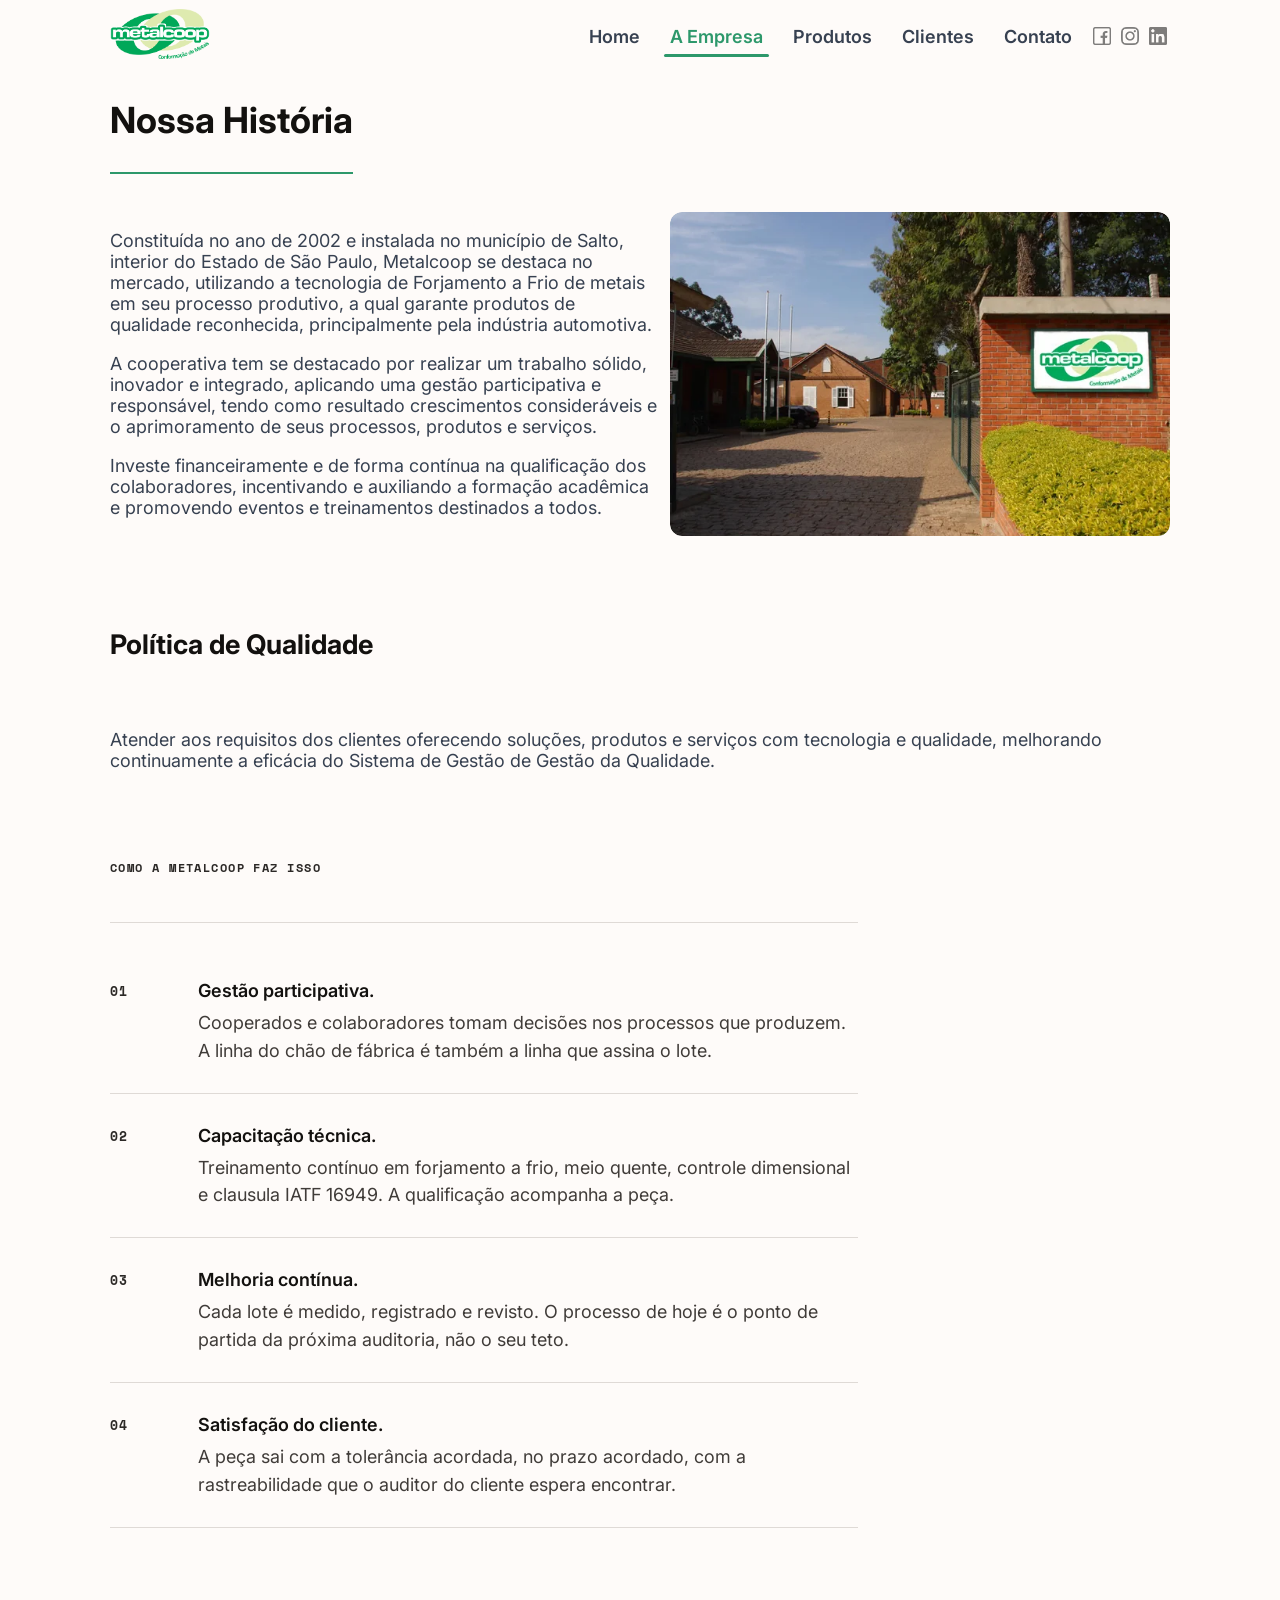
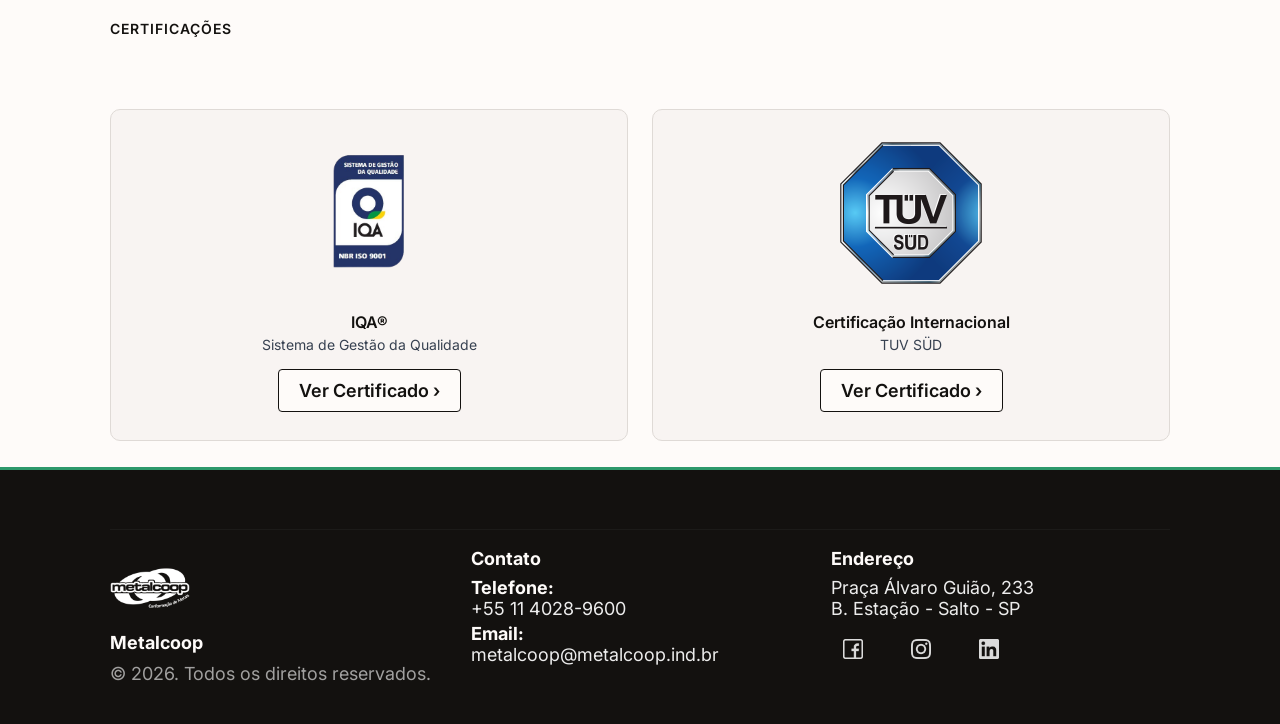
<file: empresa.html>
<!doctype html>
<html lang="pt-br">
  <head>
    <meta charset="utf-8" />
    <meta name="viewport" content="width=device-width, initial-scale=1" />
    <title>A Empresa | Metalcoop</title>
    <!-- Webfonts (ABC Monument Grotesk + Diatype + Diatype Mono) self-hosted
         via @font-face in css/tokens.css. See /assets/fonts/README.md. -->
    <link rel="stylesheet" href="css/tokens.css">
    <link rel="stylesheet" href="css/styles.css">

    <!-- Site meta -->
    <meta name="description" content="História da Metalcoop, cooperativa de produção industrial fundada em 2002 em Salto/SP. Política de qualidade, gestão participativa e certificações IATF 16949 e ISO 9001." />
    <meta name="keywords" content="metalcoop, cooperativa, forja, forjaria, conformação de metais, forjamento a frio, Salto SP, IATF 16949, ISO 9001, gestão participativa" />
    <meta name="author" content="Metalcoop" />
    <meta name="robots" content="index,follow" />

    <!-- Open Graph -->
    <meta property="og:type" content="website" />
    <meta property="og:site_name" content="Metalcoop" />
    <meta property="og:locale" content="pt_BR" />
    <meta property="og:title" content="A Empresa | Metalcoop" />
    <meta property="og:description" content="Cooperativa de produção industrial fundada em 2002 em Salto/SP. Forjamento a frio + meio quente, IATF 16949 e ISO 9001." />
    <meta property="og:url" content="https://metalcoop.ind.br/empresa.html" />
    <meta property="og:image" content="https://metalcoop.ind.br/assets/fachada01.1024.jpg" />

    <!-- Twitter Card -->
    <meta name="twitter:card" content="summary_large_image" />
    <meta name="twitter:title" content="A Empresa | Metalcoop" />
    <meta name="twitter:description" content="Cooperativa de produção industrial fundada em 2002 em Salto/SP. IATF 16949 e ISO 9001." />
    <meta name="twitter:image" content="https://metalcoop.ind.br/assets/fachada01.1024.jpg" />
    <link rel="icon" href="favicon.ico" sizes="any">
    <link rel="icon" type="image/png" href="favicon-32.png" sizes="32x32">
    <link rel="icon" type="image/png" href="favicon-192.png" sizes="192x192">
    <link rel="apple-touch-icon" href="favicon-180.png">
  </head>
  <body>
<div data-include="header"></div>
<noscript>
  <header><nav class="container noscript-nav">
    <a href="index.html">Home</a> ·
    <a href="empresa.html">A Empresa</a> ·
    <a href="produtos.html">Produtos</a> ·
    <a href="clientes.html">Clientes</a> ·
    <a href="contato.html">Contato</a>
  </nav></header>
</noscript>
<main class="container">
      <h1 class="heading--accent">Nossa História</h1>

      <section class="content-media">
        <div class="text">
          <p class="text-muted">Constituída no ano de 2002 e instalada no município de Salto, interior do Estado de São Paulo, Metalcoop se destaca no mercado, utilizando a tecnologia de Forjamento a Frio de metais em seu processo produtivo, a qual garante produtos de qualidade reconhecida, principalmente pela indústria automotiva.</p>

 <p class="text-muted">A cooperativa tem se destacado por realizar um trabalho sólido, inovador e integrado, aplicando uma gestão participativa e responsável, tendo como resultado crescimentos consideráveis e o aprimoramento de seus processos, produtos e serviços.</p>

 <p class="text-muted">Investe financeiramente e de forma contínua na qualificação dos colaboradores, incentivando e auxiliando a formação acadêmica e promovendo eventos e treinamentos destinados a todos.</p>
        </div>
        <div class="slider-simple slider-stretch" aria-roledescription="carousel" aria-label="Fotos da fachada Metalcoop em Salto/SP">
          <div class="slides">
            <div class="slide active">
              <div class="slide-inner">
                <picture>
                  <source type="image/webp" srcset="assets/fachada01.640.webp 640w, assets/fachada01.1024.webp 1024w, assets/fachada01.1600.webp 1600w" sizes="(max-width: 900px) 100vw, 500px">
                  <img src="assets/fachada01.1024.jpg" srcset="assets/fachada01.640.jpg 640w, assets/fachada01.1024.jpg 1024w, assets/fachada01.1600.jpg 1600w" sizes="(max-width: 900px) 100vw, 500px" width="1600" height="1067" alt="Fachada Metalcoop em Salto/SP, vista da rua" fetchpriority="high" decoding="async">
                </picture>
              </div>
            </div>
            <div class="slide">
              <div class="slide-inner">
                <picture>
                  <source type="image/webp" srcset="assets/fachada02.640.webp 640w, assets/fachada02.1024.webp 1024w, assets/fachada02.1600.webp 1600w" sizes="(max-width: 900px) 100vw, 500px">
                  <img src="assets/fachada02.1024.jpg" srcset="assets/fachada02.640.jpg 640w, assets/fachada02.1024.jpg 1024w, assets/fachada02.1600.jpg 1600w" sizes="(max-width: 900px) 100vw, 500px" width="1600" height="1200" alt="Fachada Metalcoop, vista lateral" loading="lazy" decoding="async">
                </picture>
              </div>
            </div>
            <div class="slide">
              <div class="slide-inner">
                <picture>
                  <source type="image/webp" srcset="assets/fachada03.320.webp 320w, assets/fachada03.548.webp 548w" sizes="(max-width: 900px) 100vw, 500px">
                  <img src="assets/fachada03.548.jpg" srcset="assets/fachada03.320.jpg 320w, assets/fachada03.548.jpg 548w" sizes="(max-width: 900px) 100vw, 500px" width="548" height="365" alt="Fachada Metalcoop, vista frontal" loading="lazy" decoding="async">
                </picture>
              </div>
            </div>
          </div>
        </div>
      </section>

      <h2 class="empresa-h2--spaced">Política de Qualidade</h2>
      <p class="empresa-policy-lede">Atender aos requisitos dos clientes oferecendo soluções, produtos e serviços com tecnologia e qualidade, melhorando continuamente a eficácia do Sistema de Gestão de Gestão da Qualidade.</p>

      <p class="quality-eyebrow">Como a Metalcoop faz isso</p>

      <ol class="quality-manifesto">
        <li>
          <span class="num">01</span>
          <p><b>Gestão participativa.</b>
          <span>Cooperados e colaboradores tomam decisões nos processos que produzem. A linha do chão de fábrica é também a linha que assina o lote.</span></p>
        </li>
        <li>
          <span class="num">02</span>
          <p><b>Capacitação técnica.</b>
          <span>Treinamento contínuo em forjamento a frio, meio quente, controle dimensional e clausula IATF&nbsp;16949. A qualificação acompanha a peça.</span></p>
        </li>
        <li>
          <span class="num">03</span>
          <p><b>Melhoria contínua.</b>
          <span>Cada lote é medido, registrado e revisto. O processo de hoje é o ponto de partida da próxima auditoria, não o seu teto.</span></p>
        </li>
        <li>
          <span class="num">04</span>
          <p><b>Satisfação do cliente.</b>
          <span>A peça sai com a tolerância acordada, no prazo acordado, com a rastreabilidade que o auditor do cliente espera encontrar.</span></p>
        </li>
      </ol>

      <h3 class="empresa-cert-eyebrow">Certificações</h3>
      
      <div class="certifications-grid">
        <div class="certification-card">
          <div class="cert-icon"><img src="assets/certificado/selo_iso.png" height="150" alt="IQA®"></div>
          <h4>IQA®</h4>
          <p>Sistema de Gestão da Qualidade</p>
          <a href="https://www.iqa.org.br/verificar" class="btn-cert" target="_blank">Ver Certificado ›</a>
        </div>
        <div class="certification-card">
          <div class="cert-icon"><img src="assets/certificado/TUV-ISOTS.png" height="150" alt="TUV SÜD"></div>
          <h4>Certificação Internacional</h4>
          <p>TUV SÜD</p>
          <a href="https://www.iqa.org.br/verificar" class="btn-cert" target="_blank">Ver Certificado ›</a>
        </div>
      </div>
    </main>
<div data-include="footer"></div>
<noscript>
  <footer><div class="container noscript-footer">
    Metalcoop · <a href="mailto:metalcoop@metalcoop.ind.br">metalcoop@metalcoop.ind.br</a> ·
    Praça Álvaro Guião, 233 — Salto/SP · +55 11 4028-9600
  </div></footer>
</noscript>
<script src="js/partials.js"></script>
    <script src="js/site.js"></script>
    <script>
      // Simple slider auto-advance for empresa.html
      (function(){
        const slider = document.querySelector('.slider-simple');
        if(!slider) return;
        const slides = Array.from(slider.querySelectorAll('.slide'));
        let current = 0;
        let timer = null;

        function goTo(n){
          const next = (n + slides.length) % slides.length;
          if(next === current) return;
          slides[current].classList.remove('active');
          slides[next].classList.add('active');
          current = next;
        }

        function next(){ goTo(current+1); }

        function start(){ timer = setInterval(next, 4000); } // 4 seconds

        // init
        slides.forEach((s,i)=>{
          if(i !== current) s.classList.remove('active');
        });
        start();
      })();
    </script>
  </body>
</html>
</file>
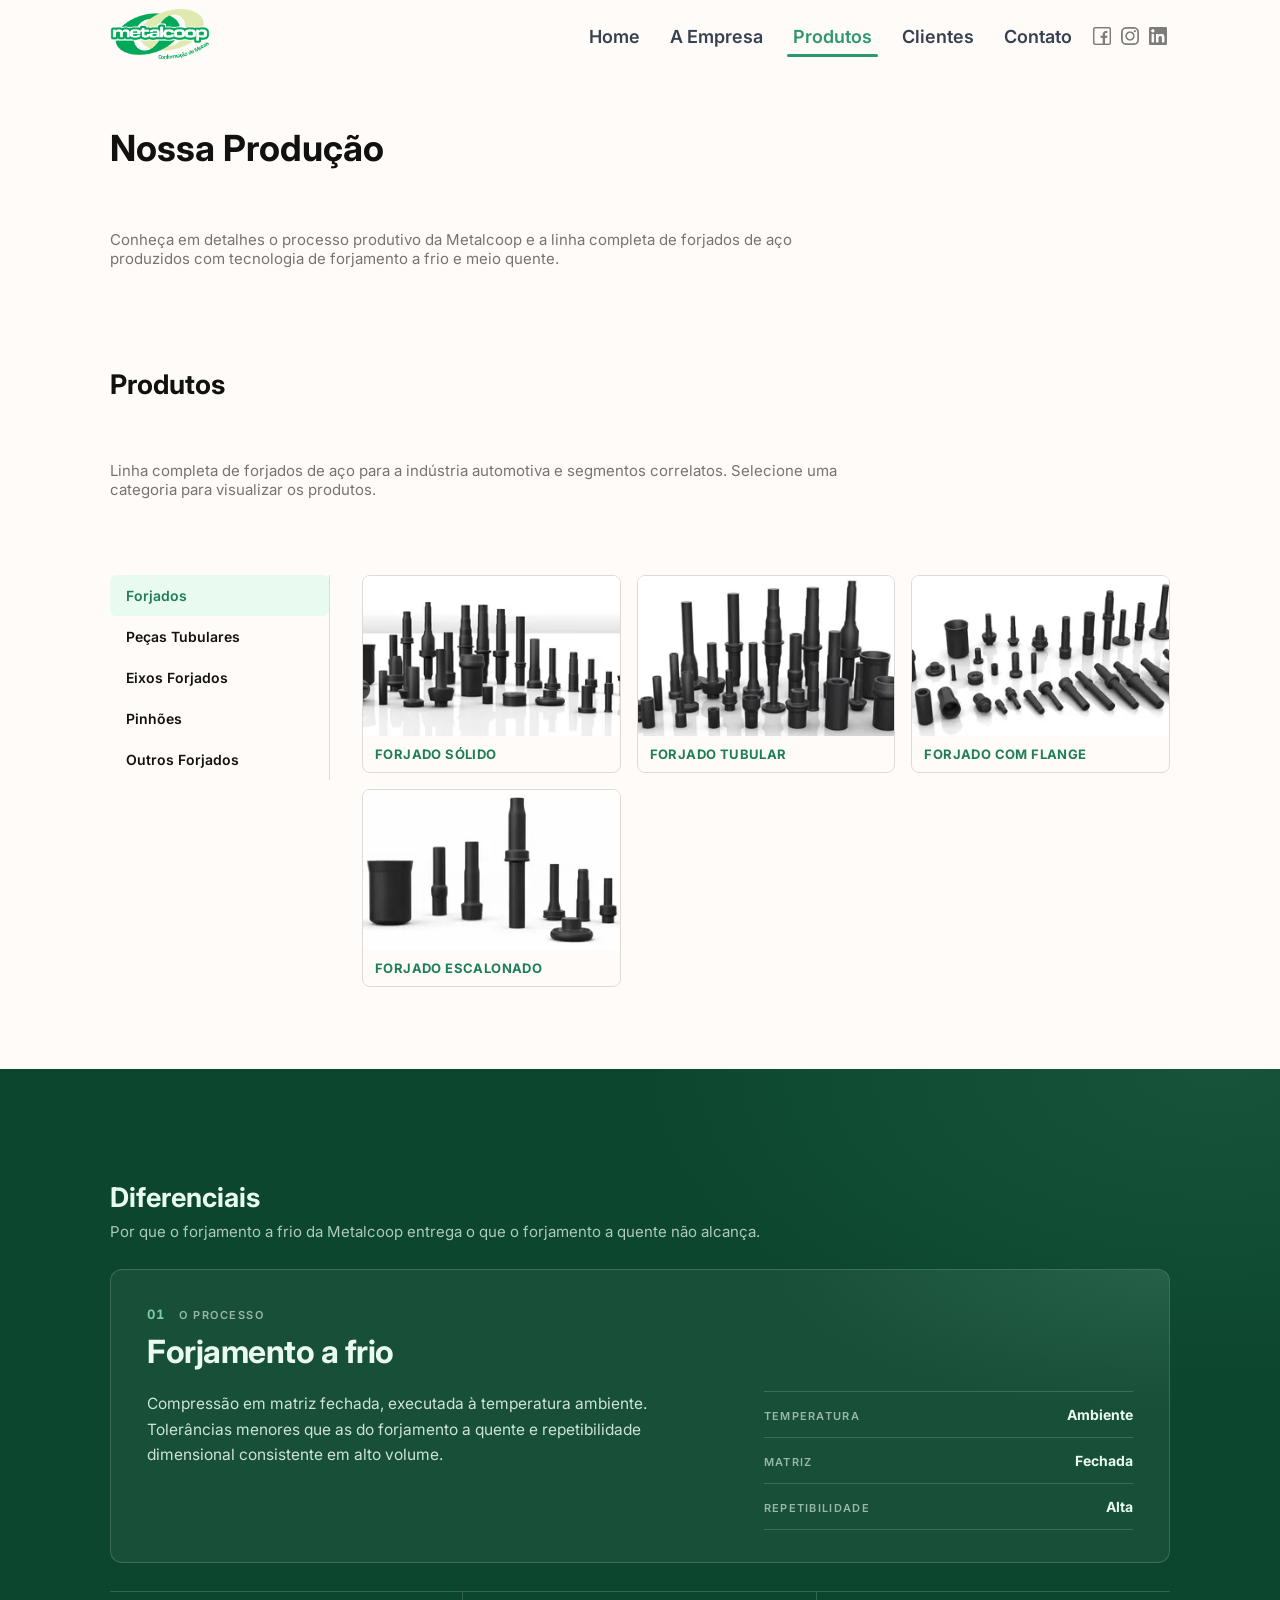
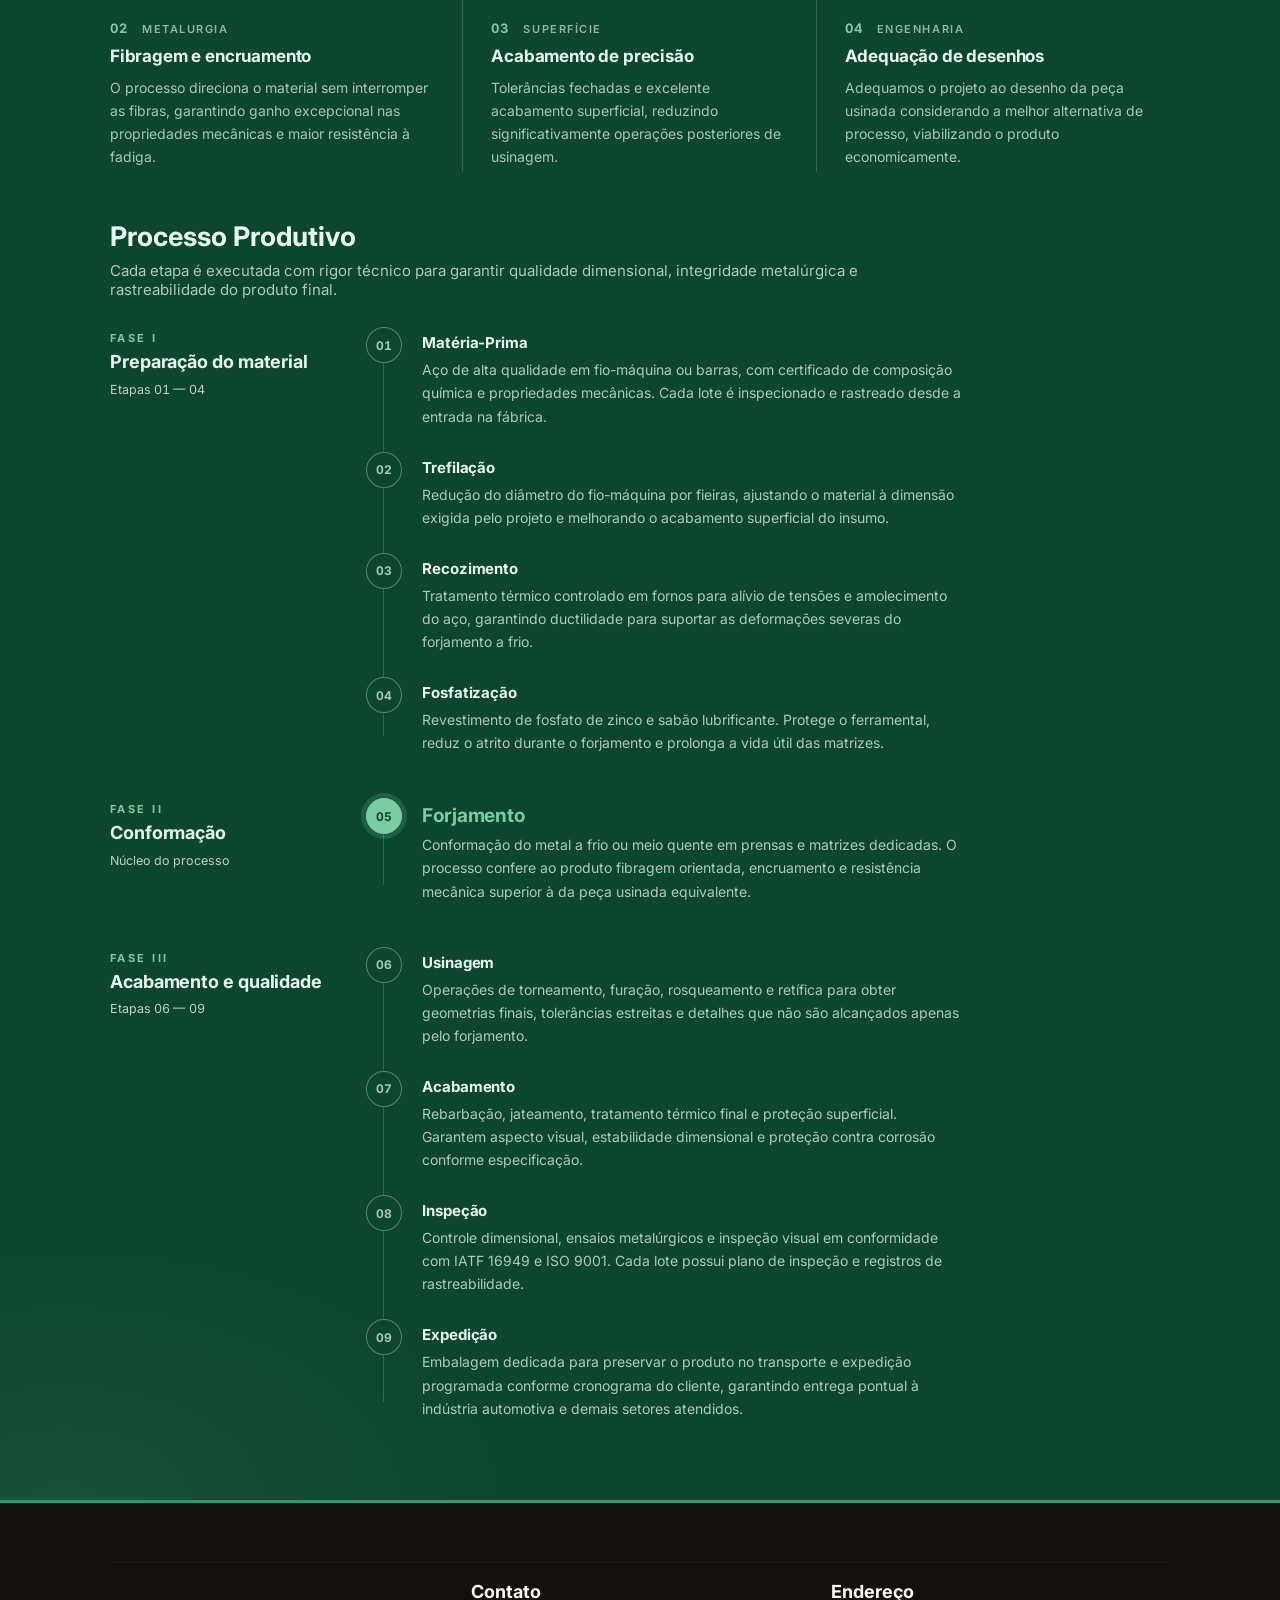
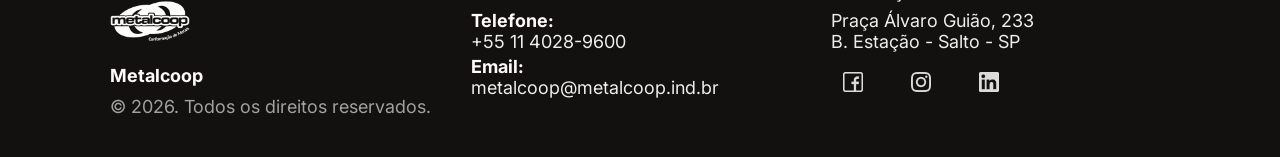
<file: produtos.html>
<!doctype html>
<html lang="pt-br">
  <head>
    <meta charset="utf-8" />
    <meta name="viewport" content="width=device-width, initial-scale=1" />
    <title>Produtos | Metalcoop</title>
    <!-- Webfonts (ABC Monument Grotesk + Diatype + Diatype Mono) self-hosted
         via @font-face in css/tokens.css. See /assets/fonts/README.md. -->
    <link rel="stylesheet" href="css/tokens.css">
    <link rel="stylesheet" href="css/styles.css">

    <!-- Site meta -->
    <meta name="description" content="Linha de produtos Metalcoop: forjados, peças tubulares, eixos forjados, pinhões e outros forjados de aço. Forjamento a frio + meio quente, IATF 16949 e ISO 9001." />
    <meta name="keywords" content="forjados de aço, peças tubulares, segmento de tubo, eixos forjados, pinhões forjados, luveiras, buchas, forjamento a frio, conformação de metais, IATF 16949" />
    <meta name="author" content="Metalcoop" />
    <meta name="robots" content="index,follow" />

    <!-- Open Graph -->
    <meta property="og:type" content="website" />
    <meta property="og:site_name" content="Metalcoop" />
    <meta property="og:locale" content="pt_BR" />
    <meta property="og:title" content="Produtos | Metalcoop" />
    <meta property="og:description" content="Forjados de aço, peças tubulares, eixos, pinhões. Forjamento a frio + meio quente, IATF 16949 e ISO 9001." />
    <meta property="og:url" content="https://metalcoop.ind.br/produtos.html" />
    <meta property="og:image" content="https://metalcoop.ind.br/assets/fachada01.1024.jpg" />

    <!-- Twitter Card -->
    <meta name="twitter:card" content="summary_large_image" />
    <meta name="twitter:title" content="Produtos | Metalcoop" />
    <meta name="twitter:description" content="Forjados de aço, peças tubulares, eixos, pinhões. IATF 16949 e ISO 9001." />
    <meta name="twitter:image" content="https://metalcoop.ind.br/assets/fachada01.1024.jpg" />
    <link rel="icon" href="favicon.ico" sizes="any">
    <link rel="icon" type="image/png" href="favicon-32.png" sizes="32x32">
    <link rel="icon" type="image/png" href="favicon-192.png" sizes="192x192">
    <link rel="apple-touch-icon" href="favicon-180.png">

    <link rel="stylesheet" href="css/produtos.css">
  </head>
  <body>
<div data-include="header"></div>
<noscript>
  <header><nav class="container noscript-nav">
    <a href="index.html">Home</a> ·
    <a href="empresa.html">A Empresa</a> ·
    <a href="produtos.html">Produtos</a> ·
    <a href="clientes.html">Clientes</a> ·
    <a href="contato.html">Contato</a>
  </nav></header>
</noscript>
<main class="container">
      <h1>Nossa Produção</h1>
      <p class="page-sub">Conheça em detalhes o processo produtivo da Metalcoop e a linha completa de forjados de aço produzidos com tecnologia de forjamento a frio e meio quente.</p>

      <!-- Section — Produtos -->
      <h2>Produtos</h2>
      <p class="section-sub">Linha completa de forjados de aço para a indústria automotiva e segmentos correlatos. Selecione uma categoria para visualizar os produtos.</p>

      <div class="products-layout">
        <ul class="products-sidebar" id="productsSidebar">
          <li data-cat="forjados" class="active">Forjados</li>
          <li data-cat="tubulares">Peças Tubulares</li>
          <li data-cat="eixos">Eixos Forjados</li>
          <li data-cat="pinhoes">Pinhões</li>
          <li data-cat="outros">Outros Forjados</li>
        </ul>

        <div class="products-content">
          <div class="products-grid" id="productsGrid"></div>
        </div>
      </div>

      <div class="produtos-green">
      <!-- Section — Diferenciais -->
      <section id="diferenciais">
        <h2>Diferenciais</h2>
        <p class="section-sub">Por que o forjamento a frio da Metalcoop entrega o que o forjamento a quente não alcança.</p>

        <div class="diferenciais">
          <article class="diferencial-hero">
            <div class="diferencial-meta">
              <span class="diferencial-num">01</span>
              <span class="diferencial-tag">O processo</span>
            </div>
            <h3 class="diferencial-title">Forjamento a frio</h3>
            <div class="diferencial-hero-body">
              <p>Compressão em matriz fechada, executada à temperatura ambiente. Tolerâncias menores que as do forjamento a quente e repetibilidade dimensional consistente em alto volume.</p>
              <dl class="diferencial-specs">
                <div><dt>Temperatura</dt><dd>Ambiente</dd></div>
                <div><dt>Matriz</dt><dd>Fechada</dd></div>
                <div><dt>Repetibilidade</dt><dd>Alta</dd></div>
              </dl>
            </div>
          </article>

          <div class="diferenciais-row">
            <article class="diferencial-item">
              <div class="diferencial-meta">
                <span class="diferencial-num">02</span>
                <span class="diferencial-tag">Metalurgia</span>
              </div>
              <h3 class="diferencial-title">Fibragem e encruamento</h3>
              <p>O processo direciona o material sem interromper as fibras, garantindo ganho excepcional nas propriedades mecânicas e maior resistência à fadiga.</p>
            </article>

            <article class="diferencial-item">
              <div class="diferencial-meta">
                <span class="diferencial-num">03</span>
                <span class="diferencial-tag">Superfície</span>
              </div>
              <h3 class="diferencial-title">Acabamento de precisão</h3>
              <p>Tolerâncias fechadas e excelente acabamento superficial, reduzindo significativamente operações posteriores de usinagem.</p>
            </article>

            <article class="diferencial-item">
              <div class="diferencial-meta">
                <span class="diferencial-num">04</span>
                <span class="diferencial-tag">Engenharia</span>
              </div>
              <h3 class="diferencial-title">Adequação de desenhos</h3>
              <p>Adequamos o projeto ao desenho da peça usinada considerando a melhor alternativa de processo, viabilizando o produto economicamente.</p>
            </article>
          </div>
        </div>
      </section>

      <!-- Section — Processo Produtivo -->
      <h2>Processo Produtivo</h2>
      <p class="section-sub">Cada etapa é executada com rigor técnico para garantir qualidade dimensional, integridade metalúrgica e rastreabilidade do produto final.</p>

      <div class="processo-timeline">
        <section class="processo-phase">
          <header class="processo-phase-label">
            <span class="processo-phase-num">Fase I</span>
            <h3 class="processo-phase-title">Preparação do material</h3>
            <span class="processo-phase-meta">Etapas 01 — 04</span>
          </header>
          <ol class="processo-steps">
            <li class="processo-step">
              <div class="processo-num">01</div>
              <div class="processo-body">
                <h4>Matéria-Prima</h4>
                <p>Aço de alta qualidade em fio-máquina ou barras, com certificado de composição química e propriedades mecânicas. Cada lote é inspecionado e rastreado desde a entrada na fábrica.</p>
              </div>
            </li>
            <li class="processo-step">
              <div class="processo-num">02</div>
              <div class="processo-body">
                <h4>Trefilação</h4>
                <p>Redução do diâmetro do fio-máquina por fieiras, ajustando o material à dimensão exigida pelo projeto e melhorando o acabamento superficial do insumo.</p>
              </div>
            </li>
            <li class="processo-step">
              <div class="processo-num">03</div>
              <div class="processo-body">
                <h4>Recozimento</h4>
                <p>Tratamento térmico controlado em fornos para alívio de tensões e amolecimento do aço, garantindo ductilidade para suportar as deformações severas do forjamento a frio.</p>
              </div>
            </li>
            <li class="processo-step">
              <div class="processo-num">04</div>
              <div class="processo-body">
                <h4>Fosfatização</h4>
                <p>Revestimento de fosfato de zinco e sabão lubrificante. Protege o ferramental, reduz o atrito durante o forjamento e prolonga a vida útil das matrizes.</p>
              </div>
            </li>
          </ol>
        </section>

        <section class="processo-phase">
          <header class="processo-phase-label">
            <span class="processo-phase-num">Fase II</span>
            <h3 class="processo-phase-title">Conformação</h3>
            <span class="processo-phase-meta">Núcleo do processo</span>
          </header>
          <ol class="processo-steps">
            <li class="processo-step is-core">
              <div class="processo-num">05</div>
              <div class="processo-body">
                <h4>Forjamento</h4>
                <p>Conformação do metal a frio ou meio quente em prensas e matrizes dedicadas. O processo confere ao produto fibragem orientada, encruamento e resistência mecânica superior à da peça usinada equivalente.</p>
              </div>
            </li>
          </ol>
        </section>

        <section class="processo-phase">
          <header class="processo-phase-label">
            <span class="processo-phase-num">Fase III</span>
            <h3 class="processo-phase-title">Acabamento e qualidade</h3>
            <span class="processo-phase-meta">Etapas 06 — 09</span>
          </header>
          <ol class="processo-steps">
            <li class="processo-step">
              <div class="processo-num">06</div>
              <div class="processo-body">
                <h4>Usinagem</h4>
                <p>Operações de torneamento, furação, rosqueamento e retífica para obter geometrias finais, tolerâncias estreitas e detalhes que não são alcançados apenas pelo forjamento.</p>
              </div>
            </li>
            <li class="processo-step">
              <div class="processo-num">07</div>
              <div class="processo-body">
                <h4>Acabamento</h4>
                <p>Rebarbação, jateamento, tratamento térmico final e proteção superficial. Garantem aspecto visual, estabilidade dimensional e proteção contra corrosão conforme especificação.</p>
              </div>
            </li>
            <li class="processo-step">
              <div class="processo-num">08</div>
              <div class="processo-body">
                <h4>Inspeção</h4>
                <p>Controle dimensional, ensaios metalúrgicos e inspeção visual em conformidade com IATF 16949 e ISO 9001. Cada lote possui plano de inspeção e registros de rastreabilidade.</p>
              </div>
            </li>
            <li class="processo-step">
              <div class="processo-num">09</div>
              <div class="processo-body">
                <h4>Expedição</h4>
                <p>Embalagem dedicada para preservar o produto no transporte e expedição programada conforme cronograma do cliente, garantindo entrega pontual à indústria automotiva e demais setores atendidos.</p>
              </div>
            </li>
          </ol>
        </section>
      </div>
      </div><!-- /.produtos-green -->
    </main>
<div data-include="footer"></div>
<noscript>
  <footer><div class="container noscript-footer">
    Metalcoop · <a href="mailto:metalcoop@metalcoop.ind.br">metalcoop@metalcoop.ind.br</a> ·
    Praça Álvaro Guião, 233 — Salto/SP · +55 11 4028-9600
  </div></footer>
</noscript>
<script src="js/partials.js"></script>
    <script src="js/site.js"></script>
    <script>
      (function () {
        // ===== Product catalog =====
        // Each entry pairs a webp + jpg fallback at product-card thumbnail size (768w).
        const banners = [
          { webp: 'assets/banner/banner_1.768.webp', jpg: 'assets/banner/banner_1.768.jpg' },
          { webp: 'assets/banner/banner_2.768.webp', jpg: 'assets/banner/banner_2.768.jpg' },
          { webp: 'assets/banner/banner_3.768.webp', jpg: 'assets/banner/banner_3.768.jpg' },
          { webp: 'assets/banner/banner_4.768.webp', jpg: 'assets/banner/banner_4.768.jpg' }
        ];

        const catalog = {
          forjados: [
            'Forjado Sólido',
            'Forjado Tubular',
            'Forjado com Flange',
            'Forjado Escalonado'
          ],
          tubulares: [
            'Segmento de Tubo',
            'Luva',
            'Bucha Tubular'
          ],
          eixos: [
            'Eixo Liso',
            'Eixo Estriado',
            'Eixo com Flange'
          ],
          pinhoes: [
            'Pinhão Simples',
            'Pinhão Duplo',
            'Pinhão Cônico'
          ],
          outros: [
            'Pino',
            'Rolo',
            'Peça Especial'
          ]
        };

        const grid = document.getElementById('productsGrid');
        const sidebar = document.getElementById('productsSidebar');

        function renderCategory(cat) {
          const items = catalog[cat] || [];
          grid.innerHTML = '';
          items.forEach((name, i) => {
            const card = document.createElement('div');
            card.className = 'product-card';
            card.style.animationDelay = (i * 0.07) + 's';
            const src = banners[i % banners.length];
            card.innerHTML =
              '<div class="product-image">' +
                '<picture>' +
                  '<source type="image/webp" srcset="' + src.webp + '">' +
                  '<img src="' + src.jpg + '" width="768" height="184" alt="' + name + '" loading="lazy" decoding="async">' +
                '</picture>' +
              '</div>' +
              '<div class="product-label">' + name + '</div>';
            grid.appendChild(card);
          });
        }

        sidebar.addEventListener('click', (e) => {
          const li = e.target.closest('li[data-cat]');
          if (!li) return;
          sidebar.querySelectorAll('li').forEach((n) => n.classList.remove('active'));
          li.classList.add('active');
          renderCategory(li.dataset.cat);
        });

        // initial render
        renderCategory('forjados');
      })();
    </script>
  </body>
</html>
</file>
<file: css/tokens.css>
/* =============================================================
   Metalcoop — Design Tokens
   Source of truth for color, type, spacing, motion.
   Loaded BEFORE any other stylesheet.

   See PRODUCT.md and DESIGN.md for the strategic + visual brief.
   Brand emerald is locked at #059669 / #047857 (signature only,
   not surface). Iron-warm neutrals carry the forge-lane chassis.
   Ember-orange carries heat (numbers, process, CTA emphasis).
   ============================================================= */

/* =============================================================
   Type — Space Grotesk + Inter + Space Mono (Google Fonts)
   Space Grotesk replaces ABC Monument Grotesk (display/headlines)
   Inter replaces ABC Diatype (body copy)
   Space Mono replaces ABC Diatype Mono (spec sheets, lot codes)
   ============================================================= */

@import url("https://fonts.googleapis.com/css2?family=Space+Grotesk:wght@700&family=Inter:wght@400;500;600;700&family=Space+Mono:wght@400;700&display=swap");

:root {
  /* -----------------------------------------------------------
     Brand emerald scale (locked hue ~161)
     -- 500 = #059669 (legacy --accent)
     -- 600 = #047857 (legacy --accent-dark)
     Used as SIGNATURE only: logo, certification marks, the
     cooperative byline, focus rings. Never as a section wash,
     never as a CTA fill. See "Signature-Not-Wash Rule".
     ----------------------------------------------------------- */
  --brand-50:  oklch(97%   0.022 161);
  --brand-100: oklch(93%   0.045 161);
  --brand-200: oklch(86%   0.075 161);
  --brand-300: oklch(78%   0.100 161);
  --brand-400: oklch(70%   0.115 161);
  --brand-500: oklch(60.7% 0.118 161.2); /* = #059669 locked */
  --brand-600: oklch(53%   0.105 162);   /* = #047857 locked */
  --brand-700: oklch(45%   0.085 162);
  --brand-800: oklch(35%   0.070 162);
  --brand-900: oklch(25%   0.050 161);

  /* -----------------------------------------------------------
     Iron-warm neutral scale (hue ~60, low chroma 0.005-0.012)
     Tinted toward the iron / soot end of warm. Never #000/#fff.
     500 sits roughly where legacy --muted #374151 sat in luminance.
     ----------------------------------------------------------- */
  --neutral-0:   oklch(99%   0.004 60); /* paper, near-white warmed */
  --neutral-50:  oklch(97%   0.005 60); /* warm cream alt */
  --neutral-100: oklch(94.5% 0.008 60); /* warm cream */
  --neutral-200: oklch(89%   0.008 60); /* hairline border */
  --neutral-300: oklch(82%   0.008 60);
  --neutral-400: oklch(70%   0.008 60);
  --neutral-500: oklch(56%   0.008 60);
  --neutral-600: oklch(45%   0.008 60);
  --neutral-700: oklch(36%   0.008 60); /* muted body */
  --neutral-800: oklch(28%   0.006 60); /* cast-iron */
  --neutral-900: oklch(18%   0.005 60); /* soot ink */

  /* -----------------------------------------------------------
     Ember-orange (heat). Used for numbers, process indicators,
     CTA emphasis. Held to <=10% of any screen. Hue ~38.
     Pre-final values; /impeccable colorize will pick the canonical
     hue+chroma. These are placeholders sized for ember discipline.
     ----------------------------------------------------------- */
  --ember-100: oklch(95% 0.030 38);
  --ember-300: oklch(80% 0.110 38);
  --ember-500: oklch(65% 0.180 38);
  --ember-700: oklch(48% 0.150 38);
  --ember-900: oklch(30% 0.090 38);

  /* -----------------------------------------------------------
     Status (semantic). Three values only; not full scales.
     ok=brand for 'certified', warn=ember, error=red.
     ----------------------------------------------------------- */
  --status-ok:    var(--brand-600);
  --status-warn:  var(--ember-500);
  --status-error: oklch(55% 0.190 27);  /* red, AA-safe on white */

  /* -----------------------------------------------------------
     Semantic role tokens
     Use these in component CSS instead of color primitives,
     so future palette swaps don't require global find-replace.
     ----------------------------------------------------------- */
  --surface:         var(--neutral-0);    /* default page surface */
  --surface-soft:    var(--neutral-50);   /* sectional contrast */
  --surface-inverse: var(--neutral-900);  /* dark blocks (footer, drenched sections) */

  --text:            var(--neutral-900);  /* default body text */
  --text-muted:      var(--neutral-700);  /* secondary copy, captions */
  --text-soft:       var(--neutral-500);  /* tertiary, labels */
  --text-on-brand:   var(--neutral-0);    /* text on brand-500/600 surfaces */
  --text-on-dark:    var(--neutral-50);   /* text on inverse surfaces */

  --border:          var(--neutral-200);  /* hairline */
  --border-strong:   var(--neutral-300);  /* divider, emphasis */
  --border-on-dark:  oklch(100% 0 0 / 0.18); /* rule line on dark surface */

  --focus-ring:      oklch(60.7% 0.118 161.2 / 0.35); /* brand emerald @ 35% alpha */

  /* -----------------------------------------------------------
     Spacing scale (4px base, 12 steps).
     Linear up to step 6 (24px), then larger jumps for layout.
     ----------------------------------------------------------- */
  --space-1:   4px;
  --space-2:   8px;
  --space-3:  12px;
  --space-4:  16px;
  --space-5:  20px;
  --space-6:  24px;
  --space-7:  32px;
  --space-8:  40px;
  --space-9:  48px;
  --space-10: 64px;
  --space-11: 80px;
  --space-12: 96px;

  /* -----------------------------------------------------------
     Type scale (final values resolved in /impeccable typeset).
     Each step is a paired font-size + line-height.
     ----------------------------------------------------------- */
  --text-xs:    12px;
  --text-xs-lh: 1.4;
  --text-sm:    13px;
  --text-sm-lh: 1.45;
  --text-base:    16px;
  --text-base-lh: 1.55;
  --text-md:    18px;
  --text-md-lh: 1.55;
  --text-lg:    22px;
  --text-lg-lh: 1.4;
  --text-xl:    28px;
  --text-xl-lh: 1.25;
  --text-2xl:    36px;
  --text-2xl-lh: 1.15;
  --text-3xl:    48px;
  --text-3xl-lh: 1.05;

  /* -----------------------------------------------------------
     Font family stacks — ABC Dinamo (resolved by /impeccable typeset).
     Display:  ABC Monument Grotesk   — cast-plate signage, headlines
     Body:     ABC Diatype            — supervisor's voice, body copy
     Mono:     ABC Diatype Mono       — spec sheets, lot codes, units
     Each stack chains to a metric-similar system fallback so the
     site stays legible before the WOFF2 files are dropped into
     /assets/fonts/.
     ----------------------------------------------------------- */
  --font-display: "Space Grotesk", "Arial Narrow", "Helvetica Neue", Helvetica, Arial, sans-serif;
  --font-body:    "Inter", system-ui, -apple-system, "Segoe UI", Roboto, Helvetica, Arial, sans-serif;
  --font-mono:    "Space Mono", ui-monospace, "SF Mono", "Cascadia Code", "Menlo", monospace;

  /* Weights. Monument Grotesk is used at 700+ (Bold / Heavy / Black);
     Diatype carries 400 / 500 / 700 for body and emphasis. */
  --weight-regular:  400;
  --weight-medium:   500;
  --weight-semibold: 600;
  --weight-bold:     700;
  --weight-heavy:    800;
  --weight-black:    900;

  /* Letterspacing (tracking) */
  --tracking-tight:   -0.02em;
  --tracking-snug:    -0.01em;
  --tracking-normal:  0;
  --tracking-wide:    0.05em;
  --tracking-wider:   0.10em;
  --tracking-widest:  0.18em;

  /* -----------------------------------------------------------
     Radii. Forge-lane prefers near-square corners; large radii
     are reserved for media containers (slider, map, photo).
     ----------------------------------------------------------- */
  --radius-xs: 3px;
  --radius-sm: 6px;
  --radius-md: 8px;
  --radius-lg: 12px;
  --radius-pill: 999px;

  /* -----------------------------------------------------------
     Motion. "Restrained: state changes only" per DESIGN.md.
     Use ease-out exponential curves; no bounce or elastic.
     ----------------------------------------------------------- */
  --ease-out-quart:  cubic-bezier(0.25, 1, 0.5, 1);
  --ease-out-quint:  cubic-bezier(0.22, 1, 0.36, 1);
  --duration-fast:   120ms;
  --duration-base:   180ms;
  --duration-slow:   320ms;

  /* Slider Ken Burns duration (legacy, still referenced by
     index hero). Will go away once the carousel is replaced. */
  --kb-duration:    12s;
  --reveal-duration: 0.8s;
  --reveal-stagger:  80ms;
  --nav-height:     72px;

  /* -----------------------------------------------------------
     Legacy aliases — keep working while the codebase migrates.
     New code should use the role tokens above instead.
     ----------------------------------------------------------- */
  --bg:          var(--surface);
  --muted:       #374151;             /* locked legacy value (slate-700) */
  --accent:      var(--brand-500);    /* #059669 */
  --accent-dark: var(--brand-600);    /* #047857 */
  --surface-token: var(--surface);    /* legacy --surface alias */
  --glass:       oklch(100% 0 0 / 0.6);
  --elev-1:      0 6px 18px oklch(0% 0 0 / 0.06);
}
</file>
<file: css/styles.css>
/*
  All design primitives live in css/tokens.css. This file consumes
  them via var(...). Keep semantic role tokens (--surface, --text,
  --border, etc.) in component selectors; reach for raw scale tokens
  (--brand-500, --neutral-200) only when no role token fits.
*/

* {
  box-sizing: border-box
}

html,
body {
  height: 100%;
  margin: 0;
  font-family: var(--font-body);
  background: var(--bg);
  color: var(--text);
  font-size: 18px;
}

a {
  color: inherit;
  text-decoration: none
}

.container {
  max-width: 1100px;
  margin: 0 auto;
  padding: 0 var(--space-5)
}

/* ------ Utilities (replace common inline styles) ------ */
.text-muted { color: var(--muted); }
.link-brand { color: var(--brand-600); }
.link-accent { color: var(--accent-dark); }

.noscript-nav,
.noscript-footer {
  padding: 8px 20px;
  text-align: center;
}
.noscript-footer { padding: 16px; }

.main-fullbleed { max-width: 100%; padding: 0; }

.home-section { padding: 26px 0; }
.home-section h2,
.home-section > p { margin: var(--space-5); }

.video-frame {
  position: relative;
  width: 100%;
  padding-bottom: 56.25%;
  height: 0;
  overflow: hidden;
  border-radius: 12px;
}
.video-frame iframe {
  position: absolute;
  inset: 0;
  width: 100%;
  height: 100%;
  border: 0;
}

.home-contato-grid {
  display: flex;
  gap: 18px;
  flex-wrap: wrap;
}
.home-contato-col,
.home-contato-form {
  flex: 1;
  min-width: 240px;
}
.home-contato-col p { margin: var(--space-5); }
.home-contato-form {
  display: flex;
  flex-direction: column;
  gap: var(--space-3);
  margin: var(--space-5);
}

.empresa-cert-eyebrow {
  margin-top: var(--space-8);
  color: var(--text);
  text-transform: uppercase;
  font-size: 14px;
  font-weight: 600;
  letter-spacing: 1px;
}
.empresa-h2--spaced { margin-top: var(--space-8); }
.empresa-policy-lede { color: var(--muted); margin-top: var(--space-4); }

.slider-stretch { align-self: stretch; }

.contato-lede {
  color: var(--muted);
  max-width: 60ch;
  margin: 0 0 var(--space-2);
}

/* Brand logo floating */
.brand-logo {
  display: block;
  transition: transform .34s ease, filter .25s ease;
  transform-origin: center;
  will-change: transform
}

.gallery .item {
  transition: border-color .18s ease, box-shadow .18s ease;
}

.gallery .item:hover {
  border-color: var(--border-strong);
}

main.container > * {
  padding: 26px var(--space-3)
}

/* Inputs focus */
input:focus,
textarea:focus,
.lang-select:focus {
  outline: none;
  box-shadow: 0 0 0 4px oklch(60.7% 0.118 161.2 / 0.06);
  border-color: var(--accent)
}

/* Accent button subtle press */
.btn,
button[type="button"],
.tab {
  transition: transform .12s ease, box-shadow .12s ease
}

.btn:active,
button[type="button"]:active {
  transform: translateY(1px)
}

/* Primary button — Soot fill, Paper text, Ember on hover.
   Flat. No gradient, no lift, no shadow. Per DESIGN.md Buttons rule. */
.btn-primary {
  display: inline-block;
  padding: 12px var(--space-5);
  border-radius: 4px;
  color: var(--neutral-0);
  background: var(--neutral-900);
  border: 0;
  font-weight: 600;
  text-decoration: none;
  transition: background-color 120ms var(--ease-out-quart);
}

.btn-primary:hover { background: var(--ember-500); }

.btn-primary:focus-visible {
  outline: 2px solid var(--brand-500);
  outline-offset: 2px;
}

.btn-block { display: block; width: 100%; padding-block: 14px; }

/* Feature grid shown under hero text */
.feature-grid {
  display: grid;
  grid-template-columns: repeat(3, 1fr);
  gap: var(--space-3);
  margin-top: 14px
}

.feature-card {
  background: linear-gradient(180deg, var(--surface), var(--surface-soft));
  border: 1px solid var(--border);
  padding: var(--space-3);
  border-radius: 10px;
  box-shadow: var(--elev-1);
  text-align: left
}

.feature-card p {
  margin: 6px 0 0;
  color: var(--muted);
  font-size: 14px
}

@media (max-width:900px) {
  .feature-grid {
    grid-template-columns: repeat(1, 1fr)
  }
}

/* Soft animated gradient background for hero */
.hero::before {
  content: '';
  position: absolute;
  inset: 0;
  z-index: -1;
  pointer-events: none;
  background: radial-gradient(800px 400px at 10% 20%, oklch(60.7% 0.118 161.2 / 0.04), transparent 12%), radial-gradient(600px 300px at 90% 80%, oklch(53% 0.105 162 / 0.03), transparent 12%)
}


/* Make main content spacing consistent with index sections */
main.container>* {
  padding: 26px 0
}

h1,
h2 {
  margin: 0 0 var(--space-3);
}

/* Opt-in accent underline. Apply .heading--accent on a heading where
   the accent rhythm earns its place — typically the primary page H1. */
.heading--accent {
  position: relative;
  display: inline-block;
}

.heading--accent::after {
  content: '';
  position: absolute;
  left: 0;
  bottom: -6px;
  height: 2px;
  width: 100%;
  background: var(--accent);
}

/* Content layout with image area beside text */
.content-media {
  display: grid;
  grid-template-columns: 1fr 500px;
  gap: 10px;
  align-items: start;
  margin-top: 6px
}

.content-media .text {
  background: transparent;
  padding: 0;
  border: 0
}

.content-media .image img {
  width: 100%;
  height: auto;
  border-radius: 12px;
  box-shadow: 0 4px 12px oklch(0% 0 0 / 0.1);
}

@media (max-width:900px) {
  .content-media {
    grid-template-columns: 1fr
  }
}

/* Product gallery */
.product-hero {
  padding: 60px 0 44px;
  background: linear-gradient(180deg, oklch(60.7% 0.118 161.2 / 0.95), oklch(60.7% 0.118 161.2 / 0.75));
  color: var(--surface);
  text-align: center;
}

.product-hero .container {
  max-width: 1100px;
}

.product-hero h1 {
  margin: 0;
  font-size: 2.8rem;
  letter-spacing: 0.01em;
}

.product-hero p {
  margin: var(--space-3) auto 0;
  max-width: 720px;
  opacity: 0.85;
  font-size: 1.1rem;
  line-height: 1.5;
}

.category-tabs {
  display: flex;
  gap: var(--space-3);
  flex-wrap: wrap;
  justify-content: center;
  margin: 0 -6px 28px;
  overflow-x: auto;
  padding-bottom: 10px;
}

.category-tabs::-webkit-scrollbar {
  height: 6px;
}

.category-tabs::-webkit-scrollbar-thumb {
  background: oklch(0% 0 0 / 0.15);
  border-radius: 999px;
}

.cat-btn {
  display: flex;
  flex-direction: column;
  align-items: center;
  gap: 10px;
  padding: 14px var(--space-4);
  border-radius: 18px;
  border: 1px solid oklch(89% 0.008 60 / 0.65);
  background: var(--surface);
  cursor: pointer;
  min-width: 160px;
  max-width: 200px;
  transition: border-color .18s ease, color .18s ease;
  font-weight: 600;
  color: var(--muted);
  text-align: center;
  position: relative;
}

.cat-btn:hover {
  border-color: var(--neutral-900);
  color: var(--text);
}

.cat-btn .icon {
  width: 48px;
  height: 48px;
  display: flex;
  align-items: center;
  justify-content: center;
  border-radius: 14px;
  background: oklch(53% 0.105 162 / 0.08);
  font-size: 24px;
}

.cat-btn.active {
  background: var(--accent);
  color: var(--surface);
  border-color: transparent;
}

.cat-btn.active .icon {
  background: oklch(100% 0 0 / 0.20);
}

.cat-btn.active::after {
  content: '';
  position: absolute;
  bottom: -10px;
  left: 50%;
  transform: translateX(-50%);
  border-width: 10px 10px 0;
  border-style: solid;
  border-color: var(--accent) transparent transparent;
}

.product-header {
  margin-bottom: 18px;
  text-align: center;
}

.product-header h2 {
  margin: 0;
  font-size: 1.6rem;
  line-height: 1.2;
}

.product-header .active-category {
  font-weight: 700;
}

.product-section {
  margin-top: 14px
}

.gallery {
  display: grid;
  grid-template-columns: repeat(3, 1fr);
  gap: 14px
}

.gallery .item {
  background: var(--surface);
  border-radius: 8px;
  overflow: hidden;
  border: 1px solid var(--border);
  display: flex;
  flex-direction: column;
  justify-content: space-between;
}

.gallery img {
  width: 100%;
  height: 180px;
  object-fit: cover;
  display: block
}

.gallery .caption {
  padding: var(--space-3) 10px 14px;
  font-size: 14px;
  color: var(--muted);
  text-align: center;
  font-weight: 600;
}

@media (max-width:900px) {
  .gallery {
    grid-template-columns: repeat(2, 1fr)
  }

  .gallery img {
    height: 140px
  }
}

.gallery .item:focus {
  outline: 2px solid oklch(60.7% 0.118 161.2 / 0.18)
}

.clients-marquee {
  overflow: hidden;
  width: 100%;
  position: relative;
}

.clients-marquee {
  overflow: hidden;
  width: 100%;
  position: relative;
}

/* Container que se move */
.marquee-track {
  display: flex;
  width: max-content;
  animation-name: marquee;
  animation-timing-function: linear;
  animation-iteration-count: infinite;
  animation-duration: 20s;
  /* será sobrescrito pelo JS */
  will-change: transform;
}

/* Grupo original + clone */
.marquee-group {
  display: flex;
  align-items: center;
  gap: 60px;
  padding-right: 60px;
  /* Espaço entre último e primeiro item */
}

/* Item individual */
.clients-item {
  flex: 0 0 auto;
  transition: transform 0.3s ease, opacity 0.3s ease;
}

/* Hover */
.clients-item:hover {
  transform: scale(1.08);
  opacity: 0.85;
}

/* Imagens */
.clients-item img {
  height: 60px;
  width: auto;
  object-fit: contain;
  display: block;
  pointer-events: none;
}

/* Loop infinito suave */
@keyframes marquee {
  from {
    transform: translateX(0);
  }

  to {
    transform: translateX(calc(-1 * var(--marquee-distance)));
  }
}



/* Header */
@keyframes slideDownFade {
  from {
    opacity: 0;
    transform: translateY(-16px);
  }

  to {
    opacity: 1;
    transform: translateY(0);
  }
}

@keyframes fadeInUp {
  from {
    opacity: 0;
    transform: translateY(16px);
  }

  to {
    opacity: 1;
    transform: translateY(0);
  }
}

header {
  position: sticky;
  top: 0;
  z-index: 40;
  background: var(--bg);
  backdrop-filter: blur(6px);
}

nav {
  height: var(--nav-height);
  display: flex;
  align-items: center;
  justify-content: space-between
}

.brand {
  display: flex;
  align-items: center;
  gap: var(--space-3)
}

.logo {
  width: 44px;
  height: 44px;
  border-radius: 8px;
  background: var(--text);
  display: flex;
  align-items: center;
  justify-content: center;
  color: var(--accent);
  font-weight: 800
}

.site-title {
  font-weight: 700
}

.tabs {
  position: relative;
  display: flex;
  gap: 18px;
  align-items: center
}

.tab,
.tab-toggle {
  position: relative;
  display: inline-flex;
  align-items: center;
  justify-content: center;
  padding: 10px 6px;
  font-weight: 600;
  color: var(--muted);
  transition: color .18s;
}

.tab:hover,
.tab-toggle:hover {
  color: var(--text)
}

.tab.active {
  color: var(--accent)
}

.tab-toggle.active {
  color: var(--accent);
  border-bottom: 3px solid var(--accent)
}

/* Dropdown menu (Produtos) */
.tabs .dropdown {
  position: relative
}

.tabs .tab-toggle {
  display: flex;
  align-items: center;
  gap: 6px;
  padding: 10px 6px;
  border: none;
  background: none;
  font-weight: 600;
  color: inherit;
  cursor: pointer
}

.tabs .tab-toggle:focus {
  outline: none
}

.tabs .dropdown-caret {
  font-size: 12px;
  line-height: 1;
}

.tabs .dropdown-menu {
  position: absolute;
  top: calc(100% + 10px);
  left: 0;
  display: none;
  flex-direction: column;
  min-width: 210px;
  padding: 10px 0;
  background: var(--surface);
  border: 1px solid oklch(89% 0.008 60 / 0.85);
  border-radius: 18px;
  box-shadow: 0 18px 40px oklch(15% 0.02 270 / 0.12);
  z-index: 9999
}

.tabs .dropdown.open .dropdown-menu {
  display: flex
}

.tabs .dropdown-menu .tab {
  display: block;
  width: 100%;
  padding: 10px 14px;
  text-align: left;
  font-weight: 600;
  color: var(--muted);
}

.tabs .dropdown-menu .tab:hover {
  background: oklch(53% 0.105 162 / 0.08);
}

/* Minimal underline animation per tab (exceto botão dropdown) */
.tab:not(.tab-toggle)::after {
  content: '';
  position: absolute;
  left: 0;
  right: 0;
  bottom: 0;
  height: 3px;
  background: var(--accent);
  transform: scaleX(0);
  transform-origin: left;
  transition: transform .25s cubic-bezier(.22, .61, .36, 1);
  border-radius: 999px;
}

.tab:not(.tab-toggle):hover::after,
.tab:not(.tab-toggle):focus::after,
.tab:not(.tab-toggle).active::after {
  transform: scaleX(1);
}

/* keep indicator visible even when moving quickly */
.tabs {
  position: relative;
  display: flex;
  gap: 18px;
  align-items: center;
  z-index: 1;
  overflow: visible
}

/* disable hover opening do dropdown para forçar clique */
.tabs .dropdown:hover .dropdown-menu,
.tabs .dropdown:focus-within .dropdown-menu {
  display: flex;
}

/* keep dropdown button visually consistent with tab links */
.tab-toggle {
  display: flex;
  align-items: center;
  gap: 6px;
  border: none;
  background: none;
  color: inherit;
  font: inherit;
  cursor: pointer;
  padding: 10px 6px;
}

.tab-toggle:focus {
  outline: none;
}

.lang-select {
  border: 1px solid var(--border);
  padding: 6px var(--space-2);
  border-radius: 8px;
  background: var(--surface)
}

/* Hero / Index specific */
.hero {
  padding: var(--space-8) 0;
  opacity: 0;
  animation: fadeInUp 0.9s ease-out 0.2s forwards
}

.hero-heading {
  margin-bottom: var(--space-5);
}

.media-grid {
  display: grid;
  grid-template-columns: minmax(0, 1fr) minmax(0, 600px);
  gap: var(--space-2);
  align-items: center;
  margin-top: var(--space-5);
}

.media-grid .text {
  padding: 18px;
  border-radius: 12px;
  background: var(--surface);
  border: 1px solid var(--surface)
}

.media-grid .video {
  padding: 0;
  border-radius: 12px;
  background: var(--text);
  color: var(--surface);
  height: 240px;
  display: flex;
  align-items: center;
  justify-content: center
}

/* Simple slider for empresa.html */
.slider-simple {
  position: relative;
  overflow: hidden;
  border-radius: 12px;
  background: var(--surface-soft)
}

.slider-simple .slides {
  position: relative;
  width: 100%;
  height: 100%
}

.slider-simple .slide {
  position: absolute;
  top: 0;
  left: 0;
  width: 100%;
  height: 100%;
  opacity: 0;
  transition: opacity 0.8s ease
}

.slider-simple .slide.active {
  opacity: 1
}

.slider-simple .slide-inner {
  width: 100%;
  height: 100%
}

.slider-simple img {
  width: 100%;
  height: 100%;
  object-fit: cover;
  display: block;
  border-radius: 12px
}

/* (.media-grid .video duplicate removed — see canonical rule above) */

/* Footer (dark theme) */
footer {
  margin-top: var(--space-9);
  padding: 44px 0 36px;
  background: var(--surface-inverse);
  color: var(--surface);
  position: relative;
  border-top: 0
}

footer::before {
  content: '';
  display: block;
  height: 3px;
  width: 100%;
  background: var(--accent);
  position: absolute;
  top: 0;
  left: 0
}

footer .container {
  padding-top: 18px
}

.footer-grid {
  display: grid;
  grid-template-columns: repeat(3, 1fr);
  gap: 22px;
  border-top: 1px solid oklch(100% 0 0 / 0.04);
  padding-top: 18px;
  max-width: 1100px;
  margin: 0 auto
}

.footer-grid p {
  color: oklch(100% 0 0 / 0.92);
  margin: 0
}

.footer-grid a {
  color: oklch(100% 0 0 / 0.9);
  margin-right: var(--space-3)
}

.footer-grid a:hover {
  color: var(--accent)
}

.footer-grid strong {
  color: var(--surface)
}

.footer-grid .copyright {
  color: oklch(100% 0 0 / 0.6);
  margin-top: 10px
}

/* Footer columns */
.footer-brand .logo {
  width: 48px;
  height: 48px;
  border-radius: 8px;
  background: var(--surface);
  color: var(--accent);
  display: flex;
  align-items: center;
  justify-content: center;
  font-weight: 800;
  margin-bottom: var(--space-2)
}

.footer-brand .brand-name {
  margin: 0 0 6px;
  color: var(--surface)
}

.footer-contacts a {
  color: inherit
}

/* Utilities */
.hidden {
  display: none
}

/* Back-to-top square button */
.to-top {
  position: fixed;
  right: 20px;
  bottom: 20px;
  width: 44px;
  height: 44px;
  display: none;
  align-items: center;
  justify-content: center;
  background: var(--neutral-900);
  color: var(--neutral-0);
  border-radius: 4px;
  cursor: pointer;
  z-index: 60;
  font-weight: 700;
  transition: background-color 120ms var(--ease-out-quart);
}

.to-top:hover {
  background: var(--ember-500);
}

/* Responsive */
@media (max-width:900px) {
  .media-grid {
    grid-template-columns: 1fr
  }

  /* keep header tabs visible on small screens: horizontal, scrollable */
  .tabs {
    display: flex;
    gap: var(--space-3);
    align-items: center;
    overflow: auto;
    padding-bottom: 6px;
    -webkit-overflow-scrolling: touch
  }

  .tabs .tab {
    white-space: nowrap;
    min-width: 72px;
    padding: var(--space-2) 10px
  }

  .tabs::-webkit-scrollbar {
    height: 6px
  }
}

/* Compact mobile tweaks */
@media (max-width:600px) {
  .container {
    padding: 0 var(--space-3)
  }

  nav {
    height: 56px
  }

  header nav .brand {
    gap: var(--space-2)
  }

  .logo {
    width: 36px;
    height: 36px
  }

  .site-title {
    font-size: 15px
  }

  .lang-select {
    /* 44px hit area on phones */
    padding: 12px 10px;
    font-size: 13px;
    min-height: 44px;
  }

  .hero {
    padding: var(--space-5) 0
  }
  /* .slider keeps the global aspect-ratio rule on phones — don't pin
     a fixed height that would crop or letterbox banner images. */

  .media-grid {
    gap: var(--space-3)
  }

  .media-grid .text {
    padding: var(--space-3)
  }

  .media-grid .video {
    height: 160px
  }

  .gallery img {
    height: 120px
  }

  .clients-item img {
    height: 36px
  }

  footer {
    padding: var(--space-5) 0
  }

  footer .container {
    padding-top: var(--space-2)
  }

  .to-top {
    right: 14px;
    bottom: 14px;
    width: 40px;
    height: 40px
  }

  .tabs .tab {
    min-width: 64px;
    /* 44px hit area on phones */
    padding: 12px 10px;
    font-size: 14px;
    min-height: 44px;
    display: inline-flex;
    align-items: center;
  }
}

/* Slightly lift the contact form to improve visual balance on desktop */
.contact-form {
  margin-top: -18px;
  transition: margin .18s ease
}

@media (max-width:900px) {
  .contact-form {
    margin-top: -var(--space-2)
  }
}

@media (max-width:600px) {
  .contact-form {
    margin-top: 0
  }
}

/* Slider: directional transitions + Ken Burns */

/* Quality Policy: numbered prose manifesto, not a card grid.
   Spec-sheet voice — lot codes (01..04) carry the typography;
   each principle gets a paragraph, not a box. */
.quality-eyebrow {
  margin: 36px 0 var(--space-5);
  color: var(--neutral-800);
  font-family: var(--font-mono);
  font-size: 12px;
  font-weight: 600;
  letter-spacing: 0.12em;
  text-transform: uppercase;
}

.quality-manifesto {
  list-style: none;
  margin: 0 0 36px;
  padding: 0;
  max-width: 68ch;
  border-top: 1px solid var(--neutral-200);
}

.quality-manifesto li {
  display: grid;
  grid-template-columns: minmax(64px, auto) 1fr;
  gap: var(--space-6);
  padding: 28px 0;
  border-bottom: 1px solid var(--neutral-200);
}

.quality-manifesto .num {
  font-family: var(--font-mono);
  font-size: 13px;
  font-weight: 700;
  letter-spacing: 0.08em;
  color: var(--neutral-800);
  padding-top: 4px;
  font-variant-numeric: tabular-nums;
}

.quality-manifesto p {
  margin: 0;
  font-size: 18px;
  line-height: 1.55;
  color: var(--neutral-700);
  max-width: 60ch;
}

.quality-manifesto p b {
  display: block;
  margin-bottom: 4px;
  color: var(--neutral-900);
  font-weight: 600;
}

@media (max-width: 600px) {
  .quality-manifesto li { grid-template-columns: 1fr; gap: var(--space-2); padding: 22px 0; }
}

.certifications-grid {
  display: grid;
  grid-template-columns: repeat(2, 1fr);
  gap: var(--space-6);
  margin-top: var(--space-5)
}

.certification-card {
  background: var(--surface-soft);
  border: 1px solid var(--border);
  border-radius: 10px;
  padding: 28px;
  text-align: center;
}

.cert-icon {
  font-size: 48px;
  margin-bottom: var(--space-3)
}

.certification-card h4 {
  margin: 0 0 var(--space-1);
  color: var(--text);
  font-weight: 600;
  font-size: 16px
}

.certification-card p {
  margin: var(--space-1) 0 var(--space-4);
  color: var(--muted);
  font-size: 14px
}

.btn-cert {
  display: inline-block;
  padding: 10px var(--space-5);
  background: var(--neutral-0);
  color: var(--neutral-900);
  border: 1.5px solid var(--neutral-900);
  border-radius: 4px;
  font-weight: 600;
  cursor: pointer;
  text-decoration: none;
  transition: color 120ms var(--ease-out-quart), background-color 120ms var(--ease-out-quart);
}

.btn-cert:hover {
  background: var(--neutral-900);
  color: var(--neutral-0);
}

.btn-cert:focus-visible {
  outline: 2px solid var(--brand-500);
  outline-offset: 2px;
}

@media (max-width:1000px) {
  .certifications-grid {
    grid-template-columns: 1fr
  }
}




.reveal {
  opacity: 0;
  transform: translateY(36px) scale(.995);
  transition: opacity var(--reveal-duration) cubic-bezier(.2, .9, .2, 1), transform var(--reveal-duration) cubic-bezier(.2, .9, .2, 1);
  will-change: opacity, transform;
}

.reveal.active {
  opacity: 1;
  transform: translateY(0) scale(1);
}

/* subtle floating for small decorations */
@keyframes floaty {
  0% {
    transform: translateY(0)
  }

  50% {
    transform: translateY(-6px)
  }

  100% {
    transform: translateY(0)
  }
}

.floaty {
  animation: floaty 6s ease-in-out infinite
}

/* button shimmer (used sparingly) */
@keyframes shimmer {
  0% {
    background-position: -200% 0
  }

  100% {
    background-position: 200% 0
  }
}

.btn-shimmer {
  background: linear-gradient(90deg, oklch(100% 0 0 / 0.06), oklch(100% 0 0 / 0.12), oklch(100% 0 0 / 0.06));
  background-size: 200% 100%;
  animation: shimmer 3s linear infinite
}

/* ==========================================================================
   Página: Produtos
   ========================================================================== */
main.container > .produtos-hero,
main.container > .catalogo,
main.container > .processo-compacto {
  padding: 0
}

.produtos-hero {
  display: grid;
  grid-template-columns: 1.35fr 1fr;
  gap: 56px;
  align-items: end;
  padding: 56px 0 36px;
  margin: var(--space-2) 0 var(--space-8);
  border-bottom: 1px solid var(--border);
}

.produtos-hero .eyebrow {
  font-family: var(--font-mono);
  font-size: 11px;
  letter-spacing: 0.22em;
  color: var(--accent);
  text-transform: uppercase;
  margin-bottom: 18px;
}

.produtos-hero h1 {
  font-size: clamp(2rem, 4.2vw, 3rem);
  font-weight: 700;
  letter-spacing: -0.025em;
  line-height: 1.04;
  margin: 0 0 var(--space-5);
  color: var(--text);
}

.produtos-hero p {
  color: var(--neutral-600);
  max-width: 540px;
  font-size: 1.02rem;
  line-height: 1.6;
  margin: 0
}

.produtos-hero .meta {
  display: grid;
  grid-template-columns: 1fr 1fr;
  gap: 22px 28px;
  padding-bottom: 6px
}

.produtos-hero .meta div span {
  display: block;
  font-family: var(--font-mono);
  color: var(--neutral-400);
  font-size: 10px;
  letter-spacing: 0.2em;
  text-transform: uppercase;
  margin-bottom: 6px
}

.produtos-hero .meta div strong {
  color: var(--text);
  font-weight: 600;
  font-size: 14px;
  letter-spacing: -0.005em
}

.catalogo {
  display: grid;
  grid-template-columns: 220px 1fr;
  gap: 56px;
  padding: 0 0 var(--space-10);
  align-items: start
}

.catalogo aside {
  position: static;
  min-width: 0
}

.catalogo aside .label {
  font-family: var(--font-mono);
  font-size: 10px;
  color: var(--neutral-400);
  letter-spacing: 0.22em;
  text-transform: uppercase;
  margin-bottom: 14px;
  padding-bottom: 14px;
  border-bottom: 1px solid var(--border)
}

.cat-nav {
  display: flex;
  flex-direction: column;
  border-bottom: 1px solid var(--border);
  width: 100%
}

.catalogo .cat-nav .cat-btn {
  border: 0;
  background: transparent;
  padding: 14px 0 14px var(--space-4);
  margin: 0;
  border-left: 2px solid transparent;
  border-radius: 0;
  text-align: left;
  font: 500 15px/1.3 var(--font-body);
  color: var(--neutral-600);
  cursor: pointer;
  display: flex;
  flex-direction: row;
  align-items: baseline;
  justify-content: space-between;
  gap: var(--space-3);
  min-width: 0;
  max-width: none;
  width: 100%;
  box-shadow: none;
  transition: color .18s ease, border-color .18s ease, padding .18s ease, background-color .18s ease
}

.catalogo .cat-nav .cat-btn:hover {
  color: var(--text);
  padding-left: var(--space-5);
  background: transparent;
  border-color: transparent;
  transform: none;
  box-shadow: none
}

.catalogo .cat-nav .cat-btn > span:first-child {
  width: 20px;
  height: 20px;
  margin-right: var(--space-2);
  flex-shrink: 0;
  display: flex;
  align-items: center;
  justify-content: center;
}

.catalogo .cat-nav .cat-btn > span:nth-child(2) {
  flex: 1;
  min-width: 0;
  overflow: hidden;
  text-overflow: ellipsis;
  white-space: nowrap
}

.catalogo .cat-nav .cat-btn .count {
  font-family: var(--font-mono);
  font-size: 11px;
  color: var(--border-strong);
  flex: none
}

.catalogo .cat-nav .cat-btn.active {
  background: transparent;
  color: var(--accent);
  font-weight: 700;
  border-left-color: var(--accent);
  padding-left: var(--space-5);
  box-shadow: none
}

.catalogo .cat-nav .cat-btn.active::after {
  display: none
}

.catalogo .cat-nav .cat-btn.active:hover {
  background: transparent
}

.catalogo .cat-nav .cat-btn.active .count {
  color: var(--accent)
}

.cat-cta {
  margin-top: var(--space-6);
  padding: 18px 0
}

.cat-cta h4 {
  font-weight: 700;
  margin: 0 0 6px;
  font-size: 14px;
  color: var(--text)
}

.cat-cta p {
  margin: 0 0 var(--space-3);
  color: var(--text-soft);
  font-size: 13px;
  line-height: 1.55
}

.cat-cta a {
  font-size: 13px;
  color: var(--accent);
  font-weight: 600;
  border-bottom: 1px solid currentColor;
  padding-bottom: 1px;
  transition: color .18s ease
}

.cat-cta a:hover {
  color: var(--accent-dark)
}

.grid-header {
  display: flex;
  align-items: flex-end;
  justify-content: space-between;
  gap: var(--space-6);
  margin-bottom: 28px;
  padding-bottom: 18px;
  border-bottom: 1px solid var(--border)
}

.grid-header h2 {
  font-size: 1.6rem;
  margin: 0 0 var(--space-2);
  font-weight: 700;
  letter-spacing: -0.018em;
  color: var(--text);
}

.grid-header .desc {
  color: var(--text-soft);
  margin: 0;
  font-size: 14px;
  max-width: 560px;
  line-height: 1.55
}

.grid-header .count {
  font-family: var(--font-mono);
  font-size: 11px;
  color: var(--neutral-400);
  letter-spacing: 0.14em;
  text-transform: uppercase;
  white-space: nowrap;
  padding-bottom: var(--space-1)
}

.pecas-grid {
  display: grid;
  grid-template-columns: repeat(2, 1fr);
  gap: var(--space-5)
}

.peca-card {
  background: var(--surface);
  border: 1px solid var(--border);
  border-radius: 6px;
  overflow: hidden;
  transition: border-color .18s ease
}

.peca-card:hover {
  border-color: var(--text);
}

.peca-thumb {
  position: relative;
  aspect-ratio: 4 / 3;
  background: var(--text);
  overflow: hidden;
  border-bottom: 1px solid var(--text)
}

.peca-thumb::before {
  content: '';
  position: absolute;
  inset: 0;
  background: radial-gradient(120% 80% at 28% 18%, oklch(70% 0.115 161 / 0.18), transparent 60%)
}

.peca-thumb .grid-pattern {
  position: absolute;
  inset: 0;
  width: 100%;
  height: 100%;
  opacity: 0.1
}

.peca-thumb .grid-pattern path {
  stroke: var(--surface)
}

.peca-thumb .silhouette {
  position: absolute;
  top: 50%;
  left: 50%;
  transform: translate(-50%, -50%);
  width: 50%;
  max-width: 130px;
  color: var(--brand-300);
  opacity: 0.95;
  filter: drop-shadow(0 2px 14px oklch(70% 0.115 161 / 0.28))
}

.peca-thumb .id-tag {
  position: absolute;
  top: 12px;
  left: 12px;
  font-family: var(--font-mono);
  font-size: 10px;
  color: oklch(100% 0 0 / 0.85);
  background: transparent;
  border: 1px solid oklch(100% 0 0 / 0.18);
  padding: 3px var(--space-2);
  border-radius: 3px;
  letter-spacing: 0.08em
}

.peca-body {
  padding: 18px var(--space-5) var(--space-5)
}

.peca-body h3 {
  margin: 0 0 14px;
  font-size: 16px;
  font-weight: 700;
  color: var(--text);
  letter-spacing: -0.005em
}

.peca-spec {
  display: flex;
  gap: var(--space-3);
  font-size: 13px;
  margin-top: var(--space-2);
  padding-top: var(--space-2);
  border-top: 1px dashed var(--border)
}

.peca-spec:first-of-type {
  border-top: 0;
  padding-top: 0;
  margin-top: 0
}

.peca-spec .key {
  color: var(--neutral-400);
  font-family: var(--font-mono);
  font-size: 10px;
  letter-spacing: 0.12em;
  text-transform: uppercase;
  min-width: 78px;
  padding-top: 2px
}

.peca-spec .val {
  color: var(--neutral-700);
  flex: 1
}

.peca-spec .val.mono {
  font-family: var(--font-mono);
  color: var(--text)
}

.processo-compacto {
  background: var(--surface-soft);
  margin-inline: calc(50% - 50vw);
  padding-block: var(--space-11);
  padding-inline: max(var(--space-5), calc(50vw - 550px));
  border-top: 1px solid var(--border);
}

.processo-compacto-inner {
  max-width: 1100px;
  margin: 0 auto;
}

.processo-compacto-header {
  display: grid;
  grid-template-columns: 1fr 1fr;
  gap: 36px;
  align-items: end;
  margin-bottom: 36px;
  padding-bottom: 22px;
  border-bottom: 1px solid var(--border)
}

.processo-compacto-header .eyebrow {
  font-family: var(--font-mono);
  font-size: 11px;
  letter-spacing: 0.22em;
  color: var(--accent);
  text-transform: uppercase;
  margin-bottom: var(--space-3)
}

.processo-compacto-header h2 {
  font-size: 1.85rem;
  margin: 0;
  font-weight: 700;
  letter-spacing: -0.02em;
  color: var(--text);
  line-height: 1.1;
}

.processo-compacto-header p {
  color: var(--text-soft);
  margin: 0;
  font-size: 15px;
  line-height: 1.6
}

.processo-cards {
  display: grid;
  grid-template-columns: repeat(3, 1fr);
  gap: var(--space-4)
}

.processo-card {
  background: var(--surface);
  border: 1px solid var(--border);
  border-radius: 8px;
  padding: 26px var(--space-6) var(--space-6);
  display: flex;
  flex-direction: column;
  gap: 14px;
  align-items: stretch;
  position: relative;
  overflow: hidden;
  transition: border-color .25s ease, transform .25s ease, box-shadow .25s ease
}

.processo-card::before {
  content: '';
  position: absolute;
  top: 0;
  left: 0;
  width: 40px;
  height: 2px;
  background: var(--accent);
  transition: width .35s cubic-bezier(.2, .9, .2, 1)
}

.processo-card:hover {
  border-color: var(--border-strong);
}

.processo-card:hover::before {
  width: 100%
}

.processo-card .proc-top {
  display: flex;
  align-items: center;
  justify-content: space-between;
  gap: var(--space-3);
  margin-bottom: 2px
}

.processo-card .num {
  font-family: var(--font-mono);
  font-size: 30px;
  font-weight: 600;
  color: var(--border);
  letter-spacing: -0.02em;
  line-height: 1;
  transition: color .25s ease
}

.processo-card:hover .num {
  color: var(--border-strong)
}

.processo-card .ico {
  width: 36px;
  height: 36px;
  color: var(--accent);
  background: oklch(60.7% 0.118 161.2 / 0.08);
  border-radius: 50%;
  display: flex;
  align-items: center;
  justify-content: center;
  flex: none
}

.processo-card .ico svg {
  width: 18px;
  height: 18px
}

.processo-card .title {
  font-weight: 700;
  font-size: 15px;
  color: var(--text);
  letter-spacing: -0.005em;
  line-height: 1.3
}

.processo-card p {
  margin: 0;
  font-size: 13px;
  color: var(--text-soft);
  line-height: 1.6
}

@media (max-width: 900px) {
  .produtos-hero {
    grid-template-columns: 1fr;
    gap: 28px;
    padding: var(--space-7) 0 var(--space-6)
  }

  .catalogo {
    grid-template-columns: 1fr;
    gap: var(--space-7)
  }

  .catalogo aside {
    position: static
  }

  .cat-nav {
    border-bottom: 0
  }

  .pecas-grid {
    grid-template-columns: 1fr
  }

  .processo-compacto-header {
    grid-template-columns: 1fr;
    gap: var(--space-4)
  }

  .processo-cards {
    grid-template-columns: 1fr
  }
}
/* =============================================================
   Page-specific styles (extracted from inline <style> blocks).
   Migrated from index.html, contato.html, clientes.html.
   ============================================================= */

/* ----- index.html: #jobs section -----
   Scoped exception to the Signature-Not-Wash Rule (DESIGN.md §2):
   the cooperative-recruitment block earns brand-emerald as its
   surface because the section IS the cooperative argument
   ("junte-se ao nosso time"). One section only; no other surface
   on the site uses emerald as wash. */
.jobs {
  padding: var(--space-9) var(--space-5);
  text-align: center;
  background: linear-gradient(135deg, #1f7a3a 0%, #0d3a1c 100%);
  border-top: 1px solid #0d3a1c;
  border-bottom: 1px solid #0d3a1c;
  color: var(--neutral-0);
  margin: var(--space-6) 0;
}

.jobs h2 {
  color: var(--neutral-0);
  margin: 0 0 var(--space-3);
}

.jobs p {
  color: oklch(97% 0.012 161 / 0.88);
  max-width: 540px;
  margin: 0 auto var(--space-5);
}

.btn-jobs {
  display: inline-block;
  padding: 12px var(--space-5);
  border-radius: 4px;
  color: var(--brand-700);
  background: var(--neutral-0);
  border: 0;
  font-weight: 600;
  text-decoration: none;
  transition:
    background-color 120ms var(--ease-out-quart),
    color 120ms var(--ease-out-quart);
}

.btn-jobs:hover { background: var(--ember-500); color: var(--neutral-900); }

.btn-jobs:focus-visible {
  outline: 2px solid var(--neutral-0);
  outline-offset: 2px;
}

/* contato.html submit buttons now use .btn-primary.btn-block.
   The legacy .btn-animated slide-up gradient was removed in /impeccable distill. */
.btn-primary[disabled] { cursor: not-allowed; opacity: 0.6; }

/* ----- contato.html: .contato (info + form grid) + .contato-info ----- */
.contato {
  display: grid;
  grid-template-columns: minmax(0, 1fr) minmax(0, 1.2fr);
  gap: var(--space-7);
  align-items: start;
}
@media (max-width: 860px) {
  .contato { grid-template-columns: 1fr; gap: var(--space-6); }
}

.contato-info { display: grid; gap: var(--space-5); }
.contato-info dl { margin: 0; display: grid; gap: var(--space-3); }
.contato-info dt {
  font-size: 11px;
  font-weight: var(--weight-bold);
  letter-spacing: 0.16em;
  text-transform: uppercase;
  color: var(--text-soft);
  margin-bottom: 2px;
}
.contato-info dd {
  margin: 0;
  font-size: 15px;
  color: var(--neutral-800);
  line-height: 1.45;
}
.contato-info dd a {
  color: inherit;
  border-bottom: 1px solid var(--border);
  transition: border-color var(--duration-base) ease;
}
.contato-info dd a:hover { border-bottom-color: var(--brand-600); }

.contato-map {
  position: relative;
  aspect-ratio: 4 / 3;
  border-radius: var(--radius-lg);
  overflow: hidden;
  border: 1px solid var(--border);
}
.contato-map iframe { width: 100%; height: 100%; display: block; }

.contato-form-wrap {
  margin-top: var(--space-6);
  padding-top: 28px;
  border-top: 1px solid var(--border);
  max-width: 520px;
}
.contato-form-title {
  font-size: var(--text-md);
  font-weight: var(--weight-bold);
  margin: 0 0 var(--space-1);
  color: var(--text);
}
.contato-form-hint {
  font-size: var(--text-sm);
  color: var(--text-soft);
  margin: 0 0 var(--space-5);
}

/* ----- contato.html: .career (Trabalhe Conosco, drenched green section) ----- */
.career {
  position: relative;
  background: var(--brand-800);
  color: var(--brand-50);
  margin-inline: calc(50% - 50vw);
  padding-block: var(--space-7);
  padding-inline: max(20px, calc(50vw - 530px));
  overflow: hidden;
}
@media (max-width: 540px) { .career { padding-block: 28px; } }
html { overflow-x: clip; }
main.container + footer { margin-top: 0; }

.career::before {
  content: '';
  position: absolute;
  inset: 0;
  pointer-events: none;
  background:
    radial-gradient(520px 260px at 100% 0%, oklch(78% 0.10 161 / 0.10), transparent 65%),
    radial-gradient(380px 220px at 0% 100%, oklch(100% 0 0 / 0.05), transparent 65%);
}
.career > * { position: relative; }

.career-grid {
  display: grid;
  grid-template-columns: minmax(0, 1fr) minmax(0, 1.2fr);
  gap: var(--space-7);
  align-items: start;
}
@media (max-width: 720px) {
  .career-grid { grid-template-columns: 1fr; gap: var(--space-5); }
}

.career-intro { padding-left: 28px; }
@media (max-width: 720px) { .career-intro { padding-left: 0; } }

.career-eyebrow {
  font-size: 11.5px;
  font-weight: var(--weight-bold);
  letter-spacing: 0.22em;
  text-transform: uppercase;
  color: var(--brand-300);
  margin: 0 0 var(--space-3);
}
.career-opener {
  display: block;
  font-size: clamp(22px, 2.6vw, 28px);
  font-weight: var(--weight-bold);
  letter-spacing: -0.012em;
  line-height: 1.18;
  margin: 0 0 var(--space-3);
  color: var(--brand-50);
  max-width: 16ch;
}
.career-lede {
  margin: 0;
  font-size: 14.5px;
  color: oklch(98% 0.022 161 / 0.78);
  line-height: 1.55;
  max-width: 36ch;
}
.career-reply-time {
  font-size: 12.5px;
  color: oklch(98% 0.022 161 / 0.55);
  margin: var(--space-5) 0 0;
  padding-top: 14px;
  border-top: 1px solid var(--border-on-dark);
}
.career form { width: 100%; gap: 10px; }
.career .field textarea { min-height: 80px; }
.career .form-row { gap: 10px; }

/* Inverted form fields on green canvas */
.career .field > label { color: var(--brand-50); }
.career .field .req { color: var(--brand-300); }
.career .field input,
.career .field textarea,
.career .field select {
  background: oklch(100% 0 0 / 0.06);
  border: 1px solid oklch(100% 0 0 / 0.22);
  color: var(--brand-50);
}
.career .field input::placeholder,
.career .field textarea::placeholder {
  color: oklch(98% 0.022 161 / 0.45);
}
.career .field input:focus-visible,
.career .field textarea:focus-visible,
.career .field select:focus-visible {
  background: oklch(100% 0 0 / 0.12);
  border-color: var(--brand-300);
  box-shadow: 0 0 0 3px oklch(78% 0.10 161 / 0.28);
}
.career .field input:user-invalid,
.career .field textarea:user-invalid { border-color: var(--ember-300); }
.career .field input:user-invalid:focus-visible,
.career .field textarea:user-invalid:focus-visible {
  box-shadow: 0 0 0 3px oklch(82% 0.10 27 / 0.28);
}
.career .field-hint { color: oklch(98% 0.022 161 / 0.65); }
.career .field-error { color: var(--ember-300); }

.career .field select {
  appearance: none;
  -webkit-appearance: none;
  background-image:
    linear-gradient(45deg, transparent 50%, oklch(78% 0.10 161) 50%),
    linear-gradient(135deg, oklch(78% 0.10 161) 50%, transparent 50%);
  background-position: calc(100% - 18px) 22px, calc(100% - 13px) 22px;
  background-size: 5px 5px, 5px 5px;
  background-repeat: no-repeat;
  padding-right: var(--space-7);
}
.career .field select option { color: var(--text); }

.career .file-label {
  background: oklch(100% 0 0 / 0.04);
  border: 1px dashed oklch(100% 0 0 / 0.35);
  color: var(--brand-50);
}
.career .file-label:hover {
  background: oklch(100% 0 0 / 0.10);
  border-color: var(--brand-300);
}
.career .file-field input[type="file"]:focus-visible + .file-label {
  border-color: var(--brand-300);
  box-shadow: 0 0 0 3px oklch(78% 0.10 161 / 0.28);
}
.career .file-name { color: oklch(98% 0.022 161 / 0.65); }
.career .file-name.has-file { color: var(--brand-300); font-weight: var(--weight-semibold); }

/* Career form sits on a dark surface — invert the button colors. */
.career .btn-primary {
  background: var(--neutral-0);
  color: var(--neutral-900);
}
.career .btn-primary:hover { background: var(--ember-500); color: var(--neutral-0); }
.career .btn-primary:focus-visible {
  outline: 2px solid oklch(98% 0.022 161 / 0.65);
  outline-offset: 2px;
}

.career .form-status[data-state="pending"] {
  background: oklch(100% 0 0 / 0.08);
  color: var(--brand-50);
  border-color: oklch(100% 0 0 / 0.22);
}
.career .form-status[data-state="success"] {
  background: oklch(78% 0.10 161 / 0.16);
  color: var(--brand-100);
  border-color: oklch(78% 0.10 161 / 0.45);
}
.career .form-status[data-state="error"] {
  background: oklch(82% 0.10 27 / 0.14);
  color: var(--ember-300);
  border-color: oklch(82% 0.10 27 / 0.45);
}

/* ----- clientes.html: lede + logo wall + segments ----- */
.clients-lede {
  color: var(--text-muted);
  max-width: 64ch;
  line-height: 1.6;
  margin: 0 0 var(--space-2);
}
.clients-list {
  list-style: none;
  margin: 0;
  padding: 0;
  display: grid;
  grid-template-columns: repeat(auto-fill, minmax(180px, 1fr));
  border-top: 1px solid var(--border);
  border-left: 1px solid var(--border);
  background: var(--surface);
}
.clients-list li {
  display: flex;
  align-items: center;
  justify-content: center;
  padding: 28px var(--space-5);
  border-bottom: 1px solid var(--border);
  border-right: 1px solid var(--border);
  min-height: 96px;
}
.clients-list img {
  max-width: 100%;
  max-height: 56px;
  width: auto;
  height: auto;
  object-fit: contain;
  filter: grayscale(100%);
  opacity: 0.75;
  transition: filter var(--duration-slow) ease, opacity var(--duration-slow) ease;
}
.clients-list li:hover img,
.clients-list li:focus-within img {
  filter: grayscale(0);
  opacity: 1;
}

.segments {
  display: grid;
  grid-template-columns: repeat(auto-fit, minmax(260px, 1fr));
  gap: 28px var(--space-9);
  margin: 0;
  padding: 0;
}
.segments > div {
  padding-top: 18px;
  border-top: 1px solid var(--border-strong);
}
.segments dt {
  font-size: 11.5px;
  font-weight: var(--weight-bold);
  text-transform: uppercase;
  letter-spacing: 0.18em;
  color: var(--brand-600);
  margin-bottom: var(--space-2);
  font-variant-numeric: tabular-nums;
}
.segments dd {
  margin: 0;
  font-size: 15px;
  color: var(--neutral-800);
  line-height: 1.6;
  max-width: 50ch;
}
.segments dd strong {
  color: var(--text);
  font-weight: var(--weight-bold);
}

/* =============================================================
   Social icons (header + footer). Migrated from inline
   onmouseover / onmouseout JS to pure CSS.
   ============================================================= */
.social-icon {
  filter: brightness(0);
  opacity: 0.5;
  transition: transform var(--duration-base) ease,
              opacity var(--duration-slow) ease;
}
.social-icon:hover,
.social-icons a:hover .social-icon,
.social-icons a:focus-visible .social-icon {
  transform: scale(1.1);
  opacity: 1;
}

.social-icon-footer {
  filter: brightness(0) invert(1);
  opacity: 0.85;
  transition: transform var(--duration-base) ease, opacity var(--duration-base) ease;
  margin-right: var(--space-3);
}
.social-icon-footer:last-child { margin-right: 0; }
.social-icon-footer:hover,
.footer-social a:hover .social-icon-footer,
.footer-social a:focus-visible .social-icon-footer {
  transform: scale(1.08);
  opacity: 1;
}

/* Header right cluster (tabs + social + lang) — moved off inline style */
.nav-right {
  display: flex;
  align-items: center;
  gap: var(--space-3);
}
.social-icons {
  display: flex;
  align-items: center;
  gap: var(--space-2);
  margin-left: var(--space-8);
}
.social-icons a {
  display: inline-flex;
  align-items: center;
  justify-content: center;
  /* 44x44 hit area for accessibility (WCAG 2.5.8) */
  width: 44px;
  height: 44px;
  margin: -10px;
  padding: 10px;
}
.site-tagline {
  font-size: var(--text-xs);
  color: var(--muted);
}

/* Footer social cluster */
.footer-social {
  display: flex;
  gap: var(--space-3);
  margin-top: var(--space-2);
}
.footer-social a {
  display: inline-flex;
  align-items: center;
  justify-content: center;
  width: 44px;
  height: 44px;
}
.footer-col h4 { margin: 0 0 var(--space-2); }
.footer-col p { margin: var(--space-1) 0; }

/* =============================================================
   Adapt — responsive overrides (consolidated).

   Breakpoints used across this file:
     <= 540px : phone portrait edge cases (.career, .form-row)
     <= 600px : phone (general)
     <= 720px : phone landscape / very small tablet (.career-grid)
     <= 860px : .contato grid stacks
     <= 900px : tablet portrait (most layouts collapse)

   Touch-target floor: 44×44 (WCAG 2.5.8). Hit areas on dots, tabs,
   social icons, and the lang select are expanded above.
   ============================================================= */

/* Header right cluster wraps cleanly on narrow screens. The legacy
   .social-icons margin-left of var(--space-8) (40px) was pushing
   the cluster off-screen on phones; now relies on the parent flex gap. */
.nav-right {
  display: flex;
  align-items: center;
  gap: var(--space-3);
  flex-wrap: wrap;
  justify-content: flex-end;
  row-gap: var(--space-2);
}
.social-icons {
  margin-left: 0;
  gap: var(--space-1);
}

/* Footer reflow: 3 col → 2 col → 1 col */
@media (max-width: 900px) {
  .footer-grid { grid-template-columns: repeat(2, 1fr); gap: var(--space-6); }
  .footer-col.footer-brand { grid-column: 1 / -1; text-align: left; }
}
@media (max-width: 600px) {
  .footer-grid { grid-template-columns: 1fr; gap: var(--space-5); }
  .footer-col.footer-brand { grid-column: auto; }
}

/* Hero media-grid: stack the text + video on tablets and below. */
@media (max-width: 900px) {
  .media-grid {
    grid-template-columns: 1fr;
    gap: var(--space-5);
  }
}

/* Tabs strip on phones: scrollable but each tab still meets the
   44×44 touch target. */
@media (max-width: 900px) {
  .tabs::-webkit-scrollbar { height: 6px; }
}

/* Empresa: cert grid collapses fully on small phones */
@media (max-width: 540px) {
  .certifications-grid { grid-template-columns: 1fr; gap: var(--space-4); }
}

/* Inline header social-icons should never push off-screen */
@media (max-width: 600px) {
  .nav-right { width: 100%; justify-content: space-between; gap: var(--space-2); }
  .social-icons a { width: 44px; height: 44px; margin: 0; padding: 12px; }
  .lang-select { flex-shrink: 0; }
}

/* On phones, allow the parent <nav> to wrap so the right cluster
   (tabs + social + lang) drops to its own row below the brand. */
@media (max-width: 600px) {
  nav {
    flex-wrap: wrap;
    height: auto;
    min-height: 56px;
    gap: var(--space-2);
    padding-block: var(--space-2);
  }
}

/* =============================================================
   Hero banner (index.html)
   Full-bleed studio photography of forged parts on Paper, with a
   fixed spec-voice overlay on the left and a hairline rail at the
   bottom carrying counter + location. No carousel, no auto-advance,
   no kenburns, no transitions beyond an opacity fade between
   manual steps.
   ============================================================= */

.hero.hero-banner {
  padding: 0;
  animation: none;
  opacity: 1;
}

.hero-banner__stage {
  position: relative;
  width: 100%;
  aspect-ratio: 16 / 7;
  min-height: 460px;
  max-height: 720px;
  overflow: hidden;
  background: var(--surface);
  isolation: isolate;
}

.hero-banner__media {
  position: absolute;
  inset: 0;
}

.hero-banner__slide {
  position: absolute;
  inset: 0;
  opacity: 0;
  transition: opacity 320ms var(--ease-out-quart);
  pointer-events: none;
}

.hero-banner__slide.is-active {
  opacity: 1;
  pointer-events: auto;
}

.hero-banner__slide img {
  width: 100%;
  height: 100%;
  object-fit: cover;
  object-position: center right;
  display: block;
}

/* Paper-to-transparent veil on the left protects type legibility on
   any viewport where the parts cluster wraps toward the center. */
.hero-banner__veil {
  position: absolute;
  inset: 0;
  pointer-events: none;
  background: linear-gradient(
    90deg,
    var(--surface) 0%,
    oklch(99% 0.004 60 / 0.92) 28%,
    oklch(99% 0.004 60 / 0.55) 46%,
    oklch(99% 0.004 60 / 0) 62%
  );
}

.hero-banner__overlay {
  position: absolute;
  top: 0;
  bottom: 0;
  left: 0;
  width: min(620px, 58%);
  padding: clamp(var(--space-7), 6vw, var(--space-10)) clamp(var(--space-5), 5vw, var(--space-9));
  display: flex;
  flex-direction: column;
  justify-content: center;
  gap: clamp(var(--space-4), 2.2vw, var(--space-6));
  color: var(--text);
}

/* Eyebrow: lot-code "01" in ember + emerald cert stamp. The hairline
   separator borrows from spec-sheet rule lines. */
.hero-banner__eyebrow {
  margin: 0;
  display: flex;
  align-items: center;
  gap: var(--space-3);
  font-family: var(--font-mono);
  font-size: var(--text-xs);
  font-weight: var(--weight-medium);
  letter-spacing: var(--tracking-wider);
  text-transform: uppercase;
  color: var(--text-muted);
}

.hero-banner__eyebrow-num {
  color: var(--ember-700);
  font-variant-numeric: tabular-nums;
}

.hero-banner__eyebrow-sep {
  flex: 0 0 24px;
  height: 1px;
  background: var(--border-strong);
}

.hero-banner__eyebrow > span:last-child {
  color: var(--brand-600);
  font-weight: var(--weight-semibold);
}

.hero-banner__title {
  margin: 0;
  font-family: var(--font-display);
  font-weight: var(--weight-black);
  font-size: clamp(40px, 6.4vw, 84px);
  line-height: 0.96;
  letter-spacing: var(--tracking-tight);
  color: var(--text);
}

.hero-banner__title-soft {
  display: inline-block;
  font-weight: var(--weight-bold);
  color: var(--neutral-700);
}

.hero-banner__lede {
  margin: 0;
  max-width: 52ch;
  font-family: var(--font-body);
  font-size: clamp(var(--text-md), 1.25vw, var(--text-lg));
  line-height: 1.5;
  color: var(--text-muted);
}

.hero-banner__lede-spec {
  display: block;
  margin-top: var(--space-2);
  font-family: var(--font-mono);
  font-size: var(--text-sm);
  font-feature-settings: "tnum" 1;
  color: var(--text);
}

.hero-banner__cta {
  display: flex;
  flex-wrap: wrap;
  gap: var(--space-3);
  margin-top: var(--space-2);
}

.hero-banner__btn {
  --btn-bg: #1f7a3a;
  --btn-fg: #ffffff;
  --btn-border: #1f7a3a;
  display: inline-flex;
  align-items: center;
  gap: var(--space-3);
  min-height: 52px;
  padding: 0 var(--space-6);
  background: var(--btn-bg);
  color: var(--btn-fg);
  border: 1.5px solid var(--btn-border);
  border-radius: var(--radius-xs);
  font-family: var(--font-body);
  font-size: var(--text-md);
  font-weight: var(--weight-semibold);
  letter-spacing: 0;
  text-decoration: none;
  cursor: pointer;
  transition:
    background-color var(--duration-base) var(--ease-out-quart),
    color var(--duration-base) var(--ease-out-quart),
    border-color var(--duration-base) var(--ease-out-quart);
}

.hero-banner__btn-arrow {
  display: inline-block;
  transition: transform var(--duration-base) var(--ease-out-quart);
}

.hero-banner__btn:hover .hero-banner__btn-arrow {
  transform: translateX(4px);
}

.hero-banner__btn--primary:hover,
.hero-banner__btn--primary:focus-visible {
  --btn-bg: #155a2a;
  --btn-border: #155a2a;
}

.hero-banner__btn--ghost {
  --btn-bg: transparent;
  --btn-fg: #1f7a3a;
  --btn-border: #1f7a3a;
}

.hero-banner__btn--ghost:hover,
.hero-banner__btn--ghost:focus-visible {
  --btn-bg: #1f7a3a;
  --btn-fg: #ffffff;
}

.hero-banner__btn:focus-visible {
  outline: 2px solid var(--focus-ring);
  outline-offset: 3px;
}

/* Bottom rail: hairline rule, mono counter, prev/next, location.
   The rail is the only place buyers see manual gallery affordances. */
.hero-banner__rail {
  position: absolute;
  left: 0;
  right: 0;
  bottom: 0;
  display: flex;
  align-items: center;
  justify-content: space-between;
  gap: var(--space-5);
  padding: var(--space-4) clamp(var(--space-5), 5vw, var(--space-9));
  border-top: 1px solid var(--border);
  background: oklch(99% 0.004 60 / 0.92);
  backdrop-filter: blur(2px);
}

.hero-banner__rail-nav {
  display: flex;
  align-items: center;
  gap: var(--space-5);
}

.hero-banner__ticks {
  display: inline-flex;
  align-items: center;
  gap: var(--space-2);
}

.hero-banner__tick {
  display: block;
  width: 28px;
  height: 2px;
  background: var(--border-strong);
  transition: background-color var(--duration-base) var(--ease-out-quart);
}

.hero-banner__tick.is-active {
  background: var(--neutral-900);
}

.hero-banner__counter {
  margin: 0;
  font-family: var(--font-mono);
  font-size: var(--text-sm);
  font-weight: var(--weight-medium);
  letter-spacing: var(--tracking-wide);
  font-variant-numeric: tabular-nums;
  color: var(--text);
  display: inline-flex;
  align-items: baseline;
  gap: var(--space-2);
}

.hero-banner__counter-now {
  color: var(--ember-700);
}

.hero-banner__counter-sep,
.hero-banner__counter-total {
  color: var(--text-muted);
}

.hero-banner__rail-meta {
  margin: 0;
  font-family: var(--font-mono);
  font-size: var(--text-xs);
  letter-spacing: var(--tracking-wider);
  text-transform: uppercase;
  color: var(--text-muted);
}

@media (max-width: 900px) {
  .hero-banner__stage {
    aspect-ratio: auto;
    min-height: 0;
    max-height: none;
    height: auto;
    display: flex;
    flex-direction: column;
  }

  .hero-banner__media {
    position: relative;
    inset: auto;
    width: 100%;
    aspect-ratio: 16 / 9;
  }

  .hero-banner__slide {
    position: absolute;
    inset: 0;
  }

  .hero-banner__veil {
    background: linear-gradient(
      180deg,
      oklch(99% 0.004 60 / 0) 0%,
      oklch(99% 0.004 60 / 0.4) 60%,
      var(--surface) 100%
    );
  }

  .hero-banner__overlay {
    position: relative;
    width: 100%;
    inset: auto;
    padding: var(--space-7) var(--space-5) var(--space-6);
  }

  .hero-banner__rail {
    position: relative;
    border-top: 1px solid var(--border);
    background: var(--surface);
  }
}

@media (max-width: 540px) {
  .hero-banner__title {
    font-size: clamp(34px, 9vw, 56px);
  }
  .hero-banner__cta {
    flex-direction: column;
    align-items: stretch;
  }
  .hero-banner__btn {
    justify-content: center;
  }
  .hero-banner__rail {
    flex-direction: column;
    align-items: flex-start;
    gap: var(--space-3);
    padding: var(--space-4) var(--space-5);
  }
}

@media (prefers-reduced-motion: reduce) {
  .hero-banner__slide,
  .hero-banner__btn,
  .hero-banner__btn-arrow,
  .hero-banner__tick {
    transition: none;
  }
}
</file>
<file: css/forms.css>
/* =============================================================
   Shared form / field component styles.
   Loaded by every page that has a form (index.html, contato.html).
   Consumes tokens from css/tokens.css.

   Migrated from inline <style> blocks in index.html + contato.html.
   ============================================================= */

.form { display: flex; flex-direction: column; gap: var(--space-3); }
.form-row { display: grid; grid-template-columns: 1fr 1fr; gap: var(--space-3); }
@media (max-width: 540px) {
  .form-row { grid-template-columns: 1fr; }
}

.field {
  display: flex;
  flex-direction: column;
  gap: var(--space-1);
  min-width: 0;
}
.field > label,
.contact-form .field > label {
  font-size: var(--text-sm);
  font-weight: var(--weight-semibold);
  color: var(--neutral-800);
  letter-spacing: 0.01em;
}
.field .req,
.contact-form .field .req {
  color: var(--brand-600);
  margin-left: 2px;
}
.field input,
.field textarea,
.field select,
.contact-form .field input,
.contact-form .field textarea {
  padding: 11px var(--space-3);
  border-radius: var(--radius-md);
  border: 1px solid var(--border);
  background: var(--surface);
  font: inherit;
  color: var(--text);
  width: 100%;
  transition: border-color var(--duration-base) ease,
              box-shadow var(--duration-base) ease;
}
.field textarea,
.contact-form .field textarea {
  resize: vertical;
  min-height: 110px;
}
.field input:focus-visible,
.field textarea:focus-visible,
.field select:focus-visible,
.contact-form .field input:focus-visible,
.contact-form .field textarea:focus-visible {
  outline: none;
  border-color: var(--brand-500);
  box-shadow: 0 0 0 3px var(--focus-ring);
}
.field input:user-invalid,
.field textarea:user-invalid,
.contact-form .field input:user-invalid,
.contact-form .field textarea:user-invalid {
  border-color: var(--status-error);
}
.field input:user-invalid:focus-visible,
.field textarea:user-invalid:focus-visible,
.contact-form .field input:user-invalid:focus-visible,
.contact-form .field textarea:user-invalid:focus-visible {
  box-shadow: 0 0 0 3px oklch(48% 0.18 27 / 0.22);
}
.field-hint,
.contact-form .field-hint {
  font-size: var(--text-xs);
  color: var(--text-soft);
  margin-top: 2px;
  font-weight: var(--weight-regular);
}
.field-error,
.contact-form .field-error {
  font-size: 12.5px;
  color: var(--status-error);
  margin: 2px 0 0;
  min-height: 0;
}

.contact-form button[type="submit"][disabled],
.form button[type="submit"][disabled] {
  cursor: not-allowed;
  opacity: 0.7;
}

/* File input */
.file-field input[type="file"] {
  position: absolute;
  width: 1px;
  height: 1px;
  padding: 0;
  margin: -1px;
  overflow: hidden;
  clip: rect(0, 0, 0, 0);
  white-space: nowrap;
  border: 0;
}
.file-label {
  display: inline-flex;
  align-items: center;
  justify-content: center;
  gap: var(--space-2);
  padding: 11px var(--space-4);
  border-radius: var(--radius-md);
  border: 1px dashed var(--border-strong);
  background: var(--surface);
  cursor: pointer;
  font-weight: var(--weight-semibold);
  font-size: var(--text-sm);
  color: var(--neutral-800);
  transition: border-color var(--duration-base) ease,
              background var(--duration-base) ease;
}
.file-label:hover {
  border-color: var(--brand-500);
  background: var(--brand-50);
}
.file-field input[type="file"]:focus-visible + .file-label {
  border-color: var(--brand-500);
  box-shadow: 0 0 0 3px var(--focus-ring);
}
.file-name {
  font-size: 12.5px;
  color: var(--neutral-600);
  margin-top: 4px;
}
.file-name.has-file {
  color: var(--brand-600);
  font-weight: var(--weight-semibold);
}

/* Submission status region */
.form-status {
  font-size: var(--text-sm);
  padding: 10px var(--space-3);
  border-radius: var(--radius-md);
  margin-top: 4px;
  line-height: 1.45;
}
.form-status[data-state="idle"] { display: none; }
.form-status[data-state="pending"] {
  background: var(--surface-soft);
  color: var(--neutral-800);
  border: 1px solid var(--border);
}
.form-status[data-state="success"] {
  background: var(--brand-50);
  color: var(--brand-700);
  border: 1px solid var(--brand-200);
}
.form-status[data-state="error"] {
  background: var(--ember-100);
  color: var(--status-error);
  border: 1px solid oklch(82% 0.10 27 / 0.6);
}

/* Visually hidden (honeypot, screen-reader only labels) */
.sr-only {
  position: absolute;
  width: 1px;
  height: 1px;
  padding: 0;
  margin: -1px;
  overflow: hidden;
  clip: rect(0, 0, 0, 0);
  white-space: nowrap;
  border: 0;
}

/* Back-to-top: reset user-agent button styles, keep visual identical to .to-top */
button.to-top {
  border: 0;
  padding: 0;
  font: inherit;
}
</file>
<file: css/produtos.css>
/* =============================================================
   produtos.html — page styles
   - Side-stripe removed: .products-sidebar li uses background fill
   - Sitewide gradient heading stripe suppressed on this page
   - Diferenciais + Processo Produtivo now full-bleed green canvas
   ============================================================= */

/* ===== Page typography ===== */
main.container > h1 {
  margin-top: 28px;
  margin-bottom: var(--space-2);
  font-weight: 700;
  color: var(--text);
}
main.container > p.page-sub {
  color: var(--text-soft);
  margin: 0 0 var(--space-7);
  font-size: 15px;
  max-width: 720px;
}
main.container h2 {
  color: var(--text);
  font-weight: 700;
  margin-top: var(--space-9);
  margin-bottom: var(--space-2);
}
main.container h2 + p.section-sub {
  color: var(--text-soft);
  margin: 0 0 var(--space-6);
  font-size: 15px;
  max-width: 760px;
}

/* Suppress the sitewide gradient stripe on this page's headings */
main.container h1::after,
main.container h2::after,
main.container h3::after { display: none; }

/* Defensive: prevent the green section's negative-margin breakout from
   triggering a horizontal scrollbar on browsers where vw includes scrollbar. */
html { overflow-x: clip; }

/* ===== Products: sidebar + grid ===== */
.products-layout {
  display: flex;
  gap: var(--space-7);
  align-items: flex-start;
  margin-top: var(--space-4);
}

.products-sidebar {
  width: 220px;
  flex-shrink: 0;
  list-style: none;
  margin: 0;
  padding: 0;
  border-right: 1px solid var(--border);
}

.products-sidebar li {
  padding: var(--space-3) var(--space-4);
  font-weight: 600;
  font-size: 14px;
  color: var(--text);
  cursor: pointer;
  background: transparent;
  border-radius: 6px;
  transition: background 0.18s ease, color 0.18s ease;
}

.products-sidebar li:hover {
  background: var(--brand-50);
  color: var(--accent-dark);
}

.products-sidebar li.active {
  background: var(--brand-50);
  color: var(--accent-dark);
}

.products-content { flex: 1; min-width: 0; }

.products-grid {
  display: grid;
  grid-template-columns: repeat(auto-fill, minmax(200px, 1fr));
  gap: var(--space-4);
}

.product-card {
  background: var(--surface);
  border: 1px solid var(--border);
  border-radius: 8px;
  overflow: hidden;
  opacity: 0;
  transform: translateY(12px);
  animation: fadeSlideUp 0.5s ease forwards;
}

.product-card .product-image {
  width: 100%;
  height: 160px;
  overflow: hidden;
  background: #f8f8f8;
}

.product-card .product-image img {
  width: 100%;
  height: 100%;
  object-fit: cover;
  transition: transform 0.4s ease;
  display: block;
}

.product-card:hover .product-image img { transform: scale(1.04); }

.product-card .product-label {
  padding: 10px var(--space-3);
  font-weight: 700;
  font-size: 13px;
  text-transform: uppercase;
  color: var(--accent-dark);
  letter-spacing: 0.4px;
}

@keyframes fadeSlideUp {
  from { opacity: 0; transform: translateY(12px); }
  to   { opacity: 1; transform: translateY(0); }
}

/* ===== Full-bleed green canvas: Diferenciais + Processo Produtivo =====
   Selector is more specific than the sitewide `main.container > *` rule,
   so its padding wins the cascade. */
main.container > .produtos-green {
  position: relative;
  margin-inline: calc(50% - 50vw);
  padding: var(--space-10) max(var(--space-5), calc(50vw - 530px)) var(--space-11);
  background: var(--brand-800); /* deep forest, brand-tinted */
  color: var(--brand-50);
  margin-top: 56px;
  overflow: hidden;
}

.produtos-green::before {
  content: '';
  position: absolute;
  inset: 0;
  pointer-events: none;
  background:
    radial-gradient(900px 480px at 95% 0%, oklch(78% 0.10 161 / 0.10), transparent 65%),
    radial-gradient(700px 400px at 5% 100%, oklch(100% 0 0 / 0.05), transparent 65%);
}
.produtos-green > * { position: relative; }

/* Headings + section subs flip to white inside the green canvas.
   Selectors are intentionally specific to win against the page-level
   `main.container h2` and `main.container h2 + p.section-sub` rules. */
main.container .produtos-green h2,
main.container .produtos-green h3,
main.container .produtos-green h4 { color: var(--brand-50); }
main.container .produtos-green p.section-sub { color: oklch(98% 0.022 161 / 0.72); }

/* Footer flush against green section bottom */
main.container + footer { margin-top: 0; }

/* ===== Diferenciais (green canvas) ===== */
#diferenciais .diferenciais {
  margin-top: 28px;
  display: grid;
  gap: 28px;
}

.diferencial-meta {
  display: flex;
  align-items: baseline;
  gap: 14px;
  margin-bottom: 10px;
}

.diferencial-num {
  font-weight: 700;
  font-size: 13px;
  color: var(--brand-300);
  letter-spacing: 0.08em;
  font-variant-numeric: tabular-nums;
}

.diferencial-tag {
  font-size: 11px;
  text-transform: uppercase;
  letter-spacing: 0.14em;
  color: oklch(98% 0.022 161 / 0.6);
  font-weight: 600;
}

.diferencial-title {
  font-size: 22px;
  font-weight: 700;
  color: var(--brand-50);
  margin: 0 0 var(--space-3);
  letter-spacing: -0.01em;
}

.diferencial-hero {
  position: relative;
  background: oklch(100% 0 0 / 0.05);
  border: 1px solid oklch(100% 0 0 / 0.16);
  border-radius: 12px;
  padding: 36px 36px var(--space-7);
  overflow: hidden;
}

.diferencial-hero::after {
  content: '';
  position: absolute;
  inset: 0;
  pointer-events: none;
  background: radial-gradient(ellipse 620px 220px at 100% 0%, oklch(78% 0.10 161 / 0.10), transparent 65%);
}

.diferencial-hero > * { position: relative; z-index: 1; }

.diferencial-hero .diferencial-title {
  font-size: 32px;
  letter-spacing: -0.015em;
  margin-bottom: var(--space-5);
}

.diferencial-hero-body {
  display: grid;
  grid-template-columns: minmax(0, 1.55fr) minmax(0, 1fr);
  gap: 44px;
  align-items: start;
}

.diferencial-hero-body > p {
  color: oklch(98% 0.022 161 / 0.85);
  font-size: 15.5px;
  line-height: 1.65;
  margin: 0;
  max-width: 58ch;
}

.diferencial-specs { margin: 0; display: grid; }

.diferencial-specs > div {
  display: flex;
  justify-content: space-between;
  align-items: baseline;
  gap: var(--space-4);
  padding: 14px 0;
  border-top: 1px solid oklch(100% 0 0 / 0.16);
}
.diferencial-specs > div:last-child { border-bottom: 1px solid oklch(100% 0 0 / 0.16); }

.diferencial-specs dt {
  font-size: 11px;
  text-transform: uppercase;
  letter-spacing: 0.12em;
  color: oklch(98% 0.022 161 / 0.6);
  font-weight: 600;
}

.diferencial-specs dd {
  margin: 0;
  font-size: 14px;
  font-weight: 700;
  color: var(--brand-50);
  font-variant-numeric: tabular-nums;
}

.diferenciais-row {
  display: grid;
  grid-template-columns: repeat(3, 1fr);
  border-top: 1px solid oklch(100% 0 0 / 0.16);
}

.diferencial-item {
  padding: 28px 28px var(--space-1) 0;
  border-right: 1px solid oklch(100% 0 0 / 0.16);
}
.diferencial-item + .diferencial-item { padding-left: 28px; }
.diferencial-item:last-child { border-right: none; padding-right: 0; }

.diferencial-item .diferencial-title {
  font-size: 17px;
  margin-bottom: 10px;
}

.diferencial-item p {
  color: oklch(98% 0.022 161 / 0.7);
  font-size: 14px;
  line-height: 1.65;
  margin: 0;
  max-width: 38ch;
}

@media (max-width: 860px) {
  .diferencial-hero { padding: 28px 22px 26px; }
  .diferencial-hero .diferencial-title { font-size: 26px; }
  .diferencial-hero-body { grid-template-columns: 1fr; gap: var(--space-6); }
  .diferenciais-row { grid-template-columns: 1fr; border-top: none; }
  .diferencial-item,
  .diferencial-item + .diferencial-item,
  .diferencial-item:last-child {
    padding: 22px 0;
    border-right: none;
    border-top: 1px solid oklch(100% 0 0 / 0.16);
  }
}

/* ===== Processo Produtivo (green canvas, timeline) ===== */
.processo-timeline {
  margin-top: 28px;
  display: grid;
  gap: 44px;
}

.processo-phase {
  display: grid;
  grid-template-columns: 220px 1fr;
  gap: 36px;
  align-items: start;
}

.processo-phase-label {
  position: sticky;
  top: 24px;
  display: flex;
  flex-direction: column;
  gap: 6px;
  padding-top: var(--space-1);
  background: inherit;
}

.processo-phase-num {
  font-size: 11px;
  font-weight: 700;
  letter-spacing: 0.22em;
  text-transform: uppercase;
  color: var(--brand-300);
  font-variant-numeric: tabular-nums;
}

.processo-phase-title {
  font-size: 18px;
  font-weight: 700;
  color: var(--brand-50);
  letter-spacing: -0.005em;
  line-height: 1.25;
  margin: 0;
}

.processo-phase-meta {
  font-size: 12.5px;
  color: rgba(215, 222, 215, 0.898);
  margin-top: 2px;
  font-variant-numeric: tabular-nums;
}

.processo-steps {
  list-style: none;
  margin: 0;
  padding: 0;
  position: relative;
  display: grid;
  gap: var(--space-6);
}

.processo-steps::before {
  content: "";
  position: absolute;
  left: 17px;
  top: 18px;
  bottom: 18px;
  width: 1px;
  background: oklch(100% 0 0 / 0.16);
}

.processo-step {
  display: grid;
  grid-template-columns: 36px 1fr;
  gap: var(--space-5);
  align-items: start;
  position: relative;
}

.processo-num {
  position: relative;
  z-index: 1;
  width: 36px;
  height: 36px;
  display: flex;
  align-items: center;
  justify-content: center;
  background: var(--brand-800);
  border: 1px solid oklch(100% 0 0 / 0.32);
  border-radius: 999px;
  font-size: 12px;
  font-weight: 700;
  color: oklch(98% 0.022 161 / 0.7);
  font-variant-numeric: tabular-nums;
  letter-spacing: 0.04em;
  transition: border-color 0.25s cubic-bezier(0.22, 1, 0.36, 1),
              color 0.25s cubic-bezier(0.22, 1, 0.36, 1);
}

.processo-step:hover .processo-num {
  border-color: var(--brand-300);
  color: var(--brand-300);
}

.processo-step.is-core .processo-num {
  background: var(--brand-300);
  border-color: var(--brand-300);
  color: var(--brand-800);
  box-shadow: 0 0 0 5px oklch(78% 0.10 161 / 0.18);
}

.processo-body { padding-top: 6px; }

.processo-body h4 {
  margin: 0 0 6px;
  font-size: 15px;
  font-weight: 700;
  color: var(--brand-50);
  letter-spacing: -0.005em;
}

.processo-step.is-core .processo-body h4 {
  font-size: 19px;
  color: var(--brand-300);
}

.processo-body p {
  margin: 0;
  font-size: 14px;
  color: oklch(98% 0.022 161 / 0.72);
  line-height: 1.65;
  max-width: 60ch;
}

@media (max-width: 720px) {
  .products-layout { flex-direction: column; }
  .products-sidebar {
    width: 100%;
    border-right: none;
    border-bottom: 1px solid var(--border);
    display: flex;
    flex-wrap: wrap;
    gap: var(--space-1);
    padding-bottom: var(--space-2);
  }
  .products-sidebar li { flex: 1 1 auto; }
  .processo-phase { grid-template-columns: 1fr; gap: 18px; }
  .processo-phase-label {
    position: static;
    flex-direction: row;
    align-items: baseline;
    flex-wrap: wrap;
    gap: 10px;
  }
}
</file>
